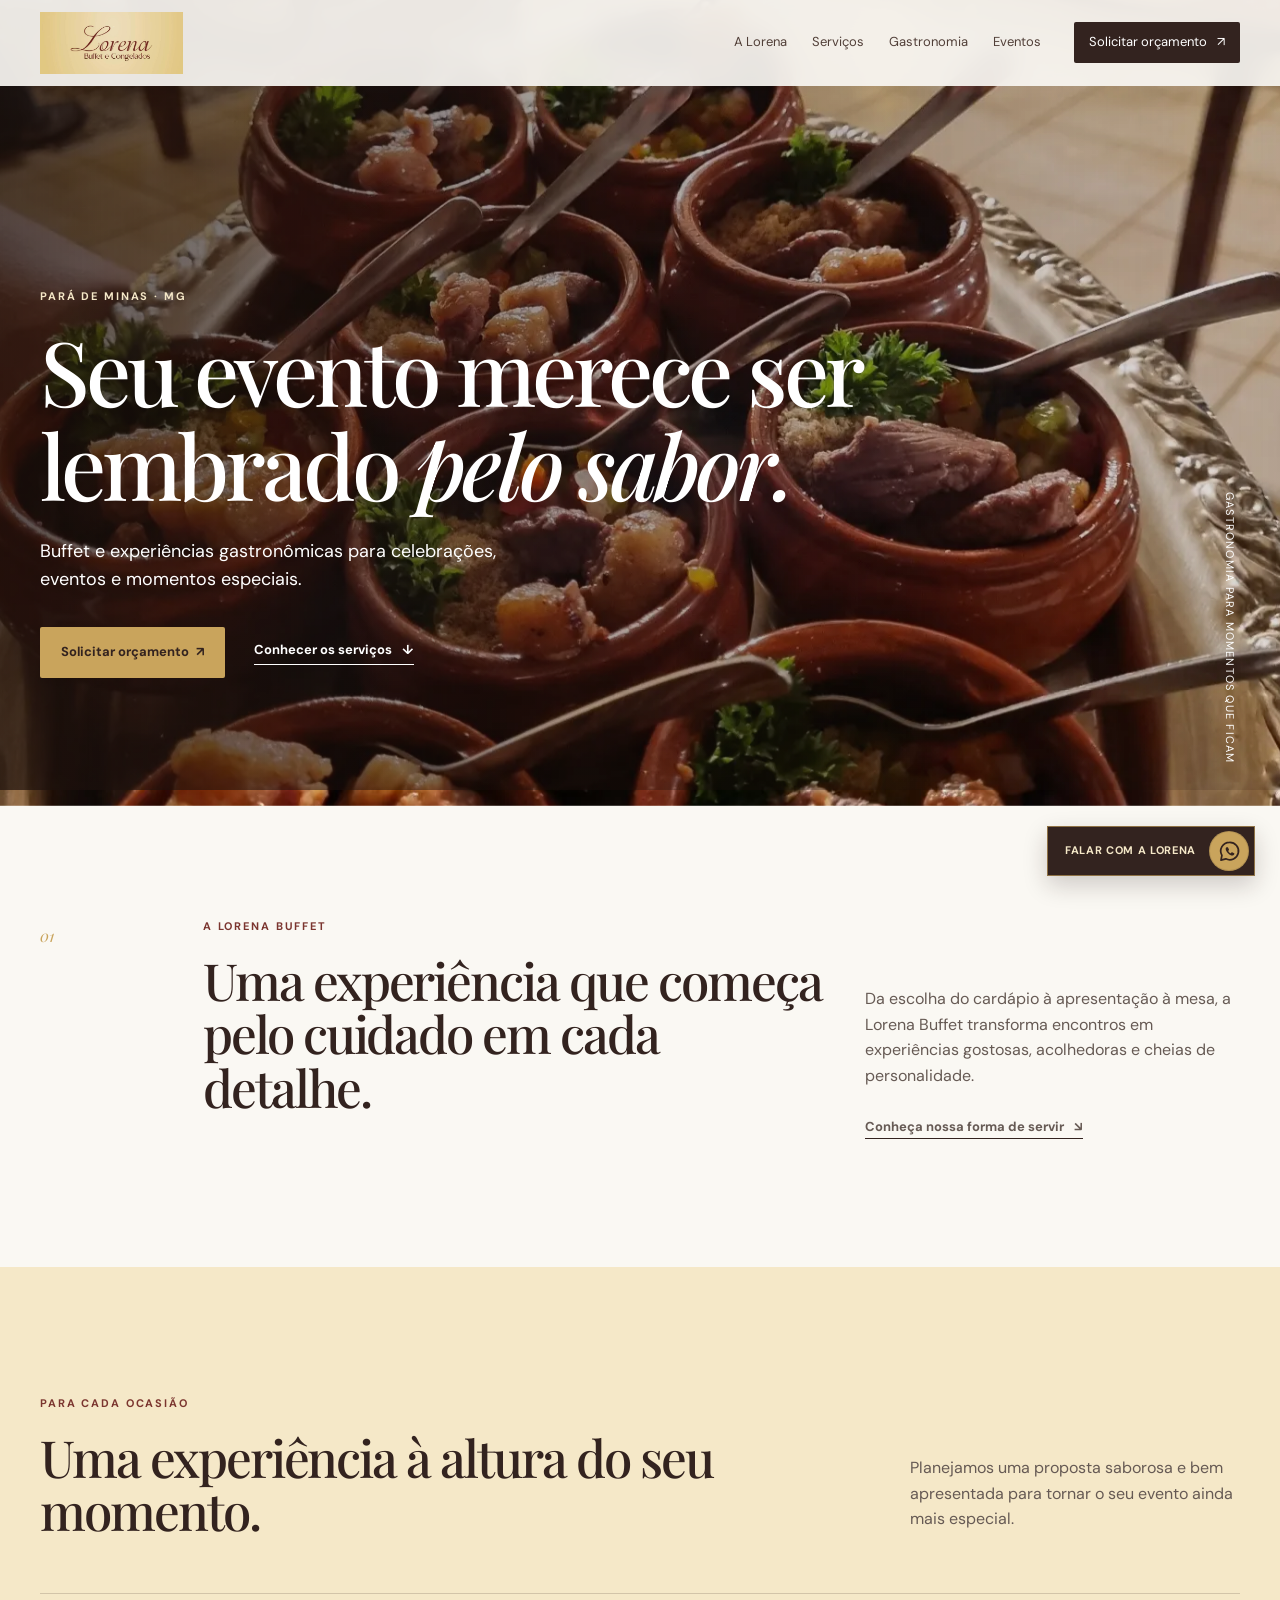
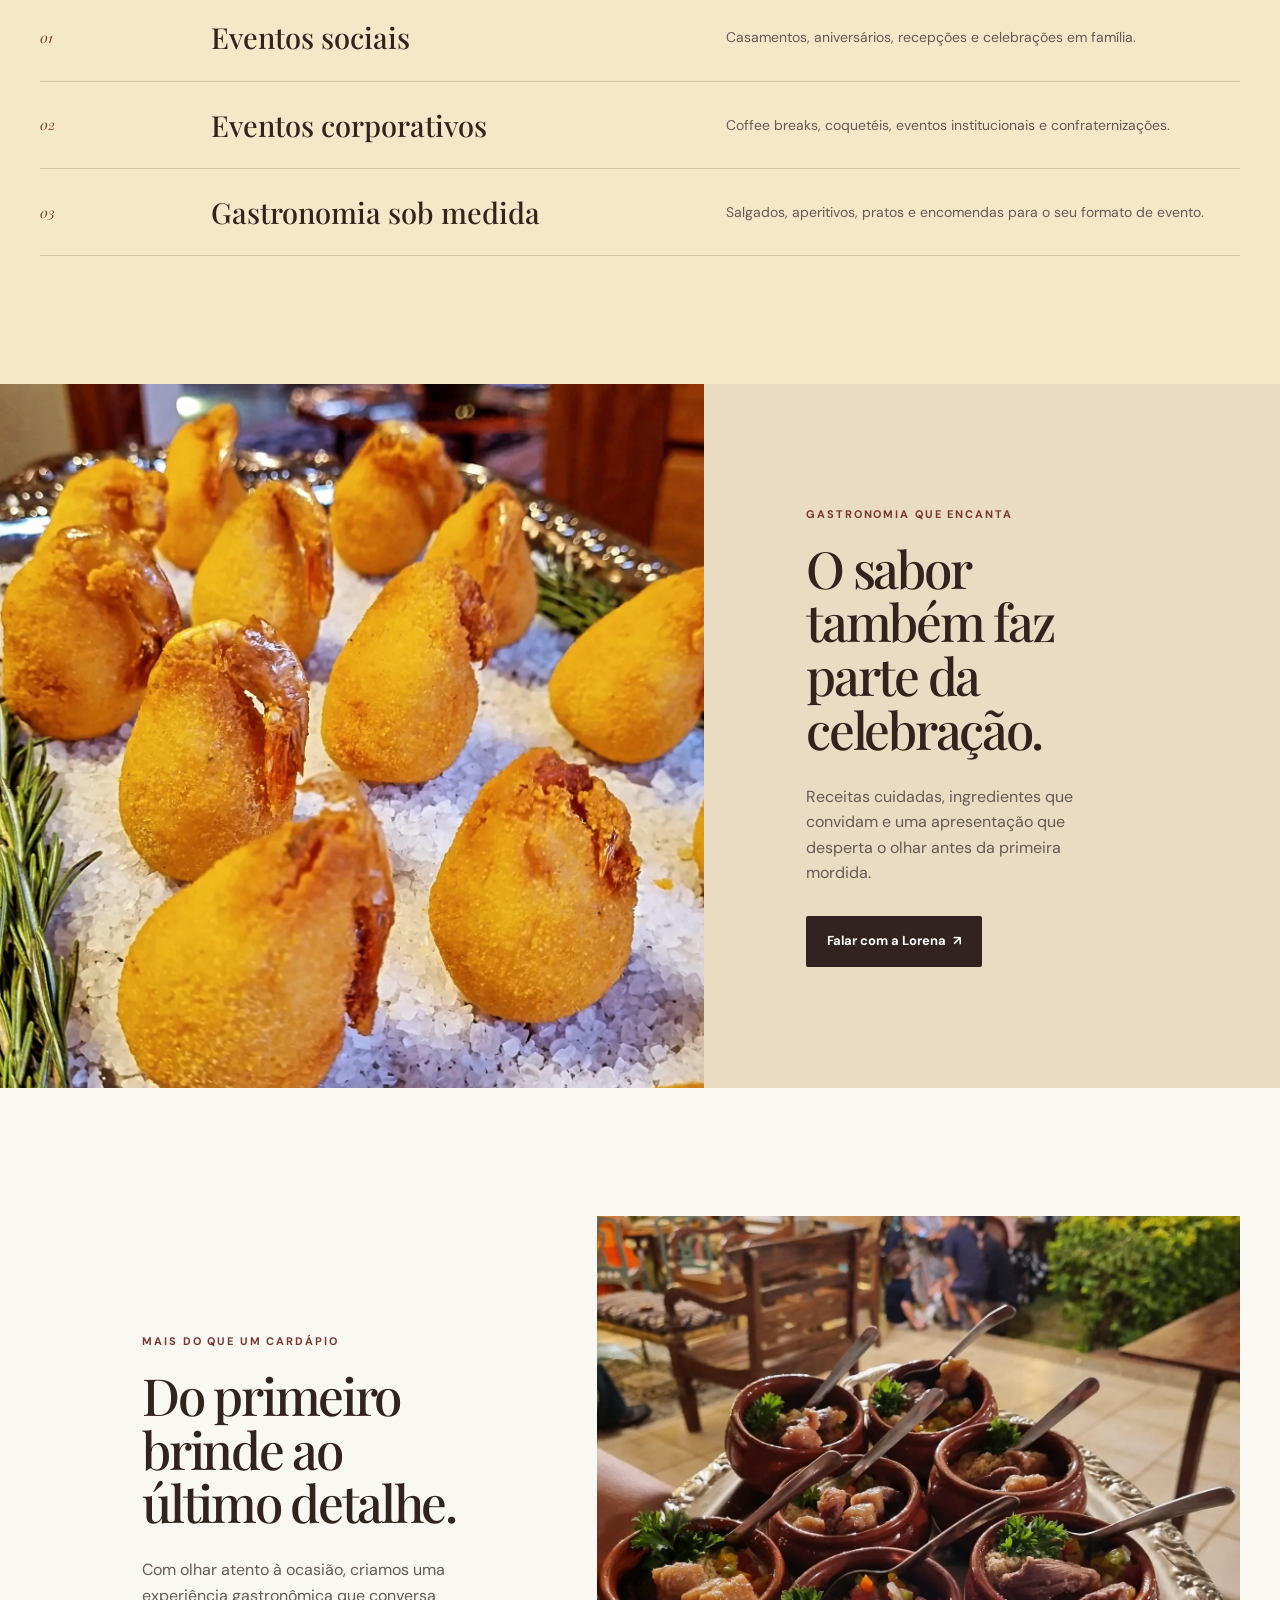
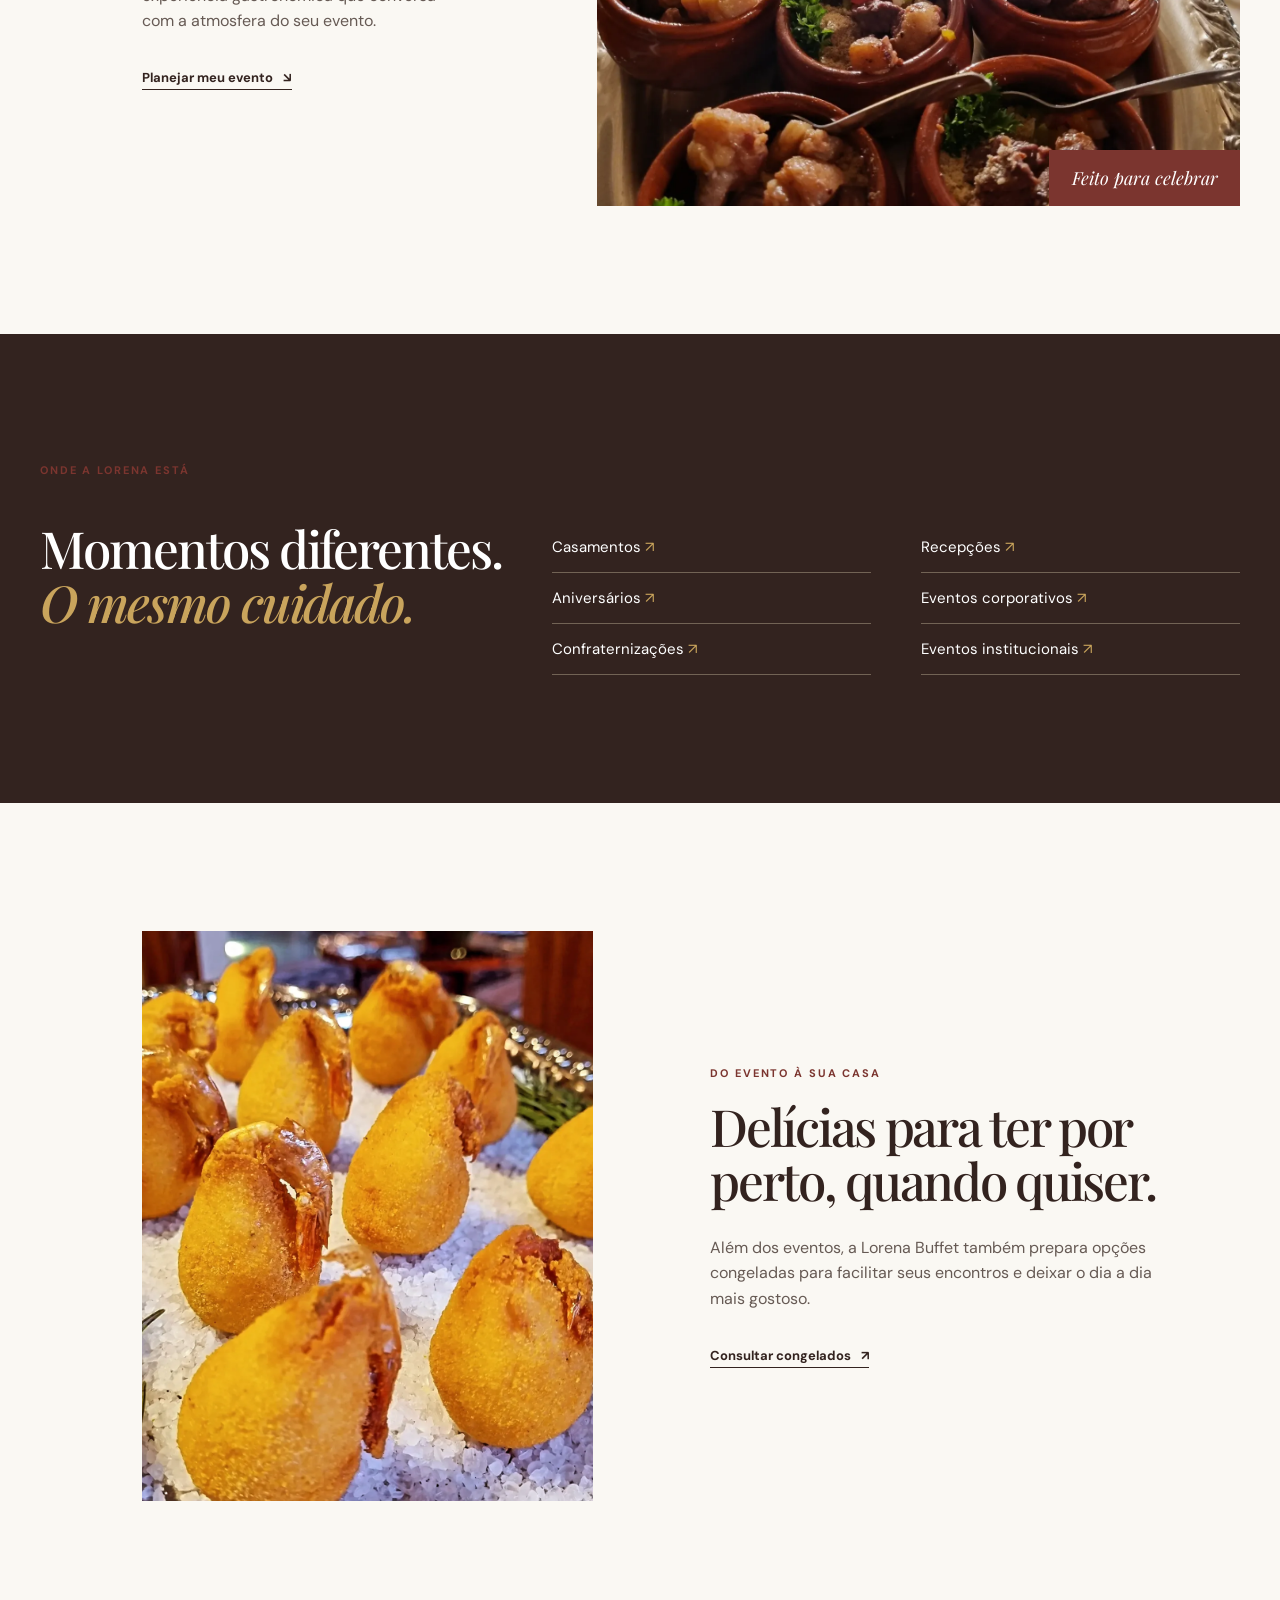
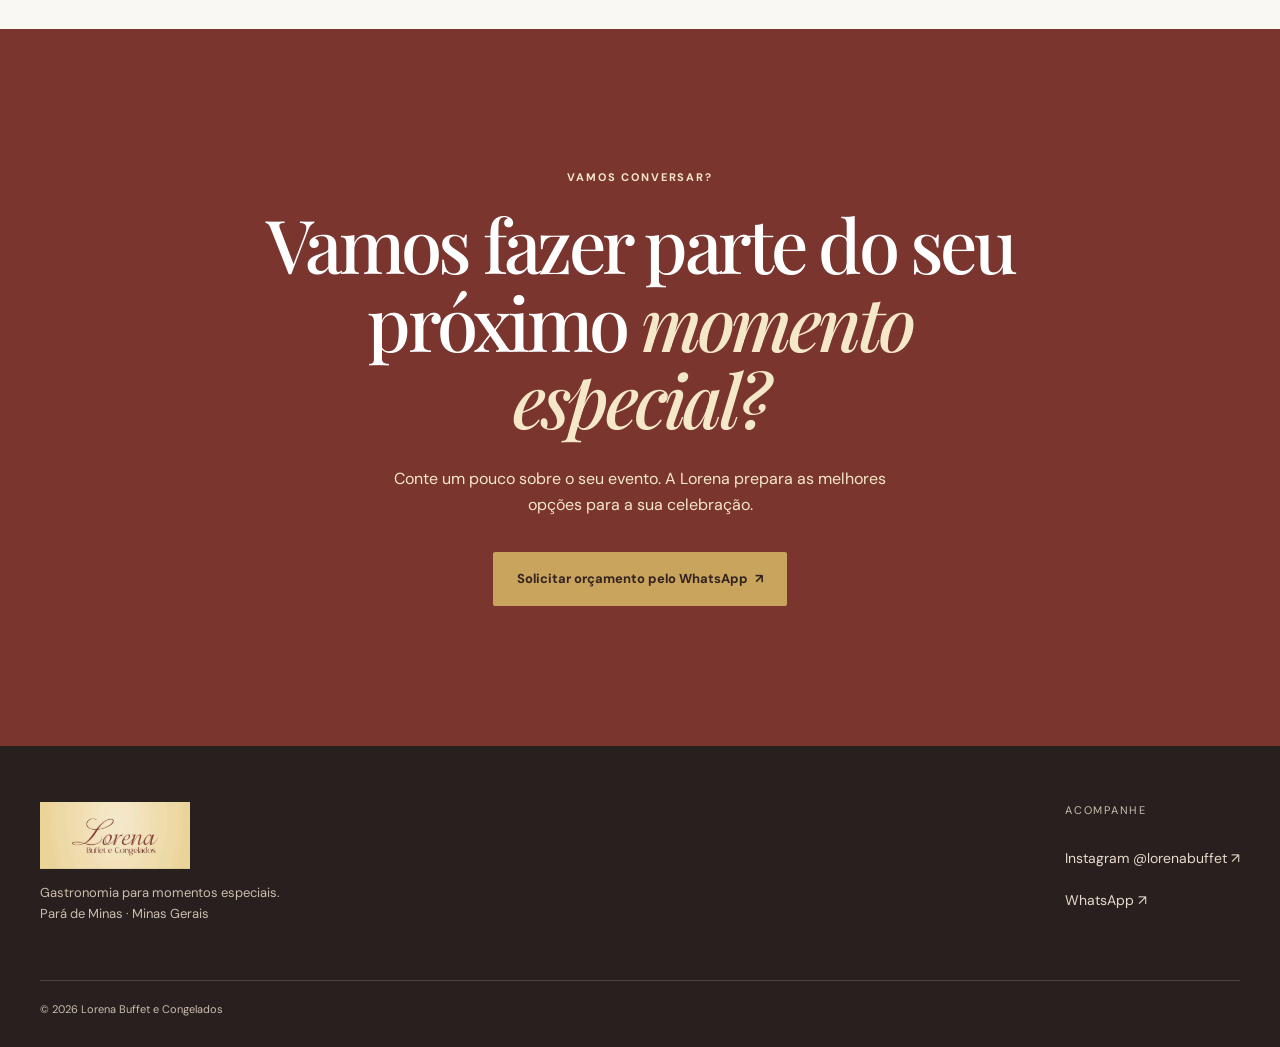
<file: index.html>
<!doctype html>
<html lang="pt-BR">
  <head>
    <meta charset="UTF-8" />
    <meta name="viewport" content="width=device-width, initial-scale=1.0" />
    <meta name="description" content="Lorena Buffet: sabores que fazem parte de momentos especiais em Pará de Minas e região." />
    <meta name="theme-color" content="#33231f" />
    <meta property="og:title" content="Lorena Buffet e Congelados" />
    <meta property="og:description" content="Seu evento merece ser lembrado pelo sabor." />
    <meta property="og:image" content="FeijoadaBuffetLorena.webp" />
    <title>Lorena Buffet e Congelados | Pará de Minas</title>
    <link rel="icon" type="image/jpeg" href="LogoBuffetLorena.jpg" />
    <link rel="apple-touch-icon" href="LogoBuffetLorena.jpg" />
    <link rel="preconnect" href="https://fonts.googleapis.com" />
    <link rel="preconnect" href="https://fonts.gstatic.com" crossorigin />
    <link href="https://fonts.googleapis.com/css2?family=DM+Sans:wght@400;500;600;700&family=Playfair+Display:ital,wght@0,500;0,600;0,700;1,500;1,600&display=swap" rel="stylesheet" />
    <link rel="stylesheet" href="styles.css" />
  </head>
  <body>
    <div class="scroll-progress" aria-hidden="true"><span data-scroll-progress></span></div>
    <a class="skip-link" href="#conteudo">Ir para o conteúdo</a>
    <header class="site-header" data-header>
      <a class="brand" href="#inicio" aria-label="Lorena Buffet, início">
        <img src="LogoBuffetLorena.jpg" alt="Lorena Buffet e Congelados" />
      </a>
      <button class="menu-toggle" type="button" aria-label="Abrir menu" aria-expanded="false" data-menu-toggle><span></span><span></span></button>
      <nav class="nav" data-nav aria-label="Principal">
        <a href="#sobre">A Lorena</a><a href="#servicos">Serviços</a><a href="#gastronomia">Gastronomia</a><a href="#eventos">Eventos</a>
        <a class="nav-cta" href="https://wa.me/?text=Olá%2C%20gostaria%20de%20solicitar%20um%20orçamento%20para%20meu%20evento." target="_blank" rel="noreferrer">Solicitar orçamento <span>↗</span></a>
      </nav>
    </header>

    <main id="conteudo">
      <section class="hero" id="inicio" aria-labelledby="hero-title">
        <div class="hero-image"><img src="FeijoadaBuffetLorena.webp" alt="Porções de feijoada servidas pela Lorena Buffet em um evento" /></div>
        <div class="hero-overlay"></div>
        <div class="hero-content page-width">
          <p class="eyebrow light">Pará de Minas · MG</p>
          <h1 id="hero-title">Seu evento merece ser lembrado <em>pelo sabor.</em></h1>
          <p class="hero-copy">Buffet e experiências gastronômicas para celebrações, eventos e momentos especiais.</p>
          <div class="hero-actions">
            <a class="button button-gold" href="https://wa.me/?text=Olá%2C%20gostaria%20de%20solicitar%20um%20orçamento%20para%20meu%20evento." target="_blank" rel="noreferrer">Solicitar orçamento <span>↗</span></a>
            <a class="text-link light-link" href="#servicos">Conhecer os serviços <span>↓</span></a>
          </div>
        </div>
        <p class="hero-credit">Gastronomia para momentos que ficam</p>
      </section>

      <section class="intro section page-width reveal-section" id="sobre">
        <div class="section-mark" aria-hidden="true">01</div>
        <div class="intro-main">
          <p class="eyebrow">A Lorena Buffet</p>
          <h2>Uma experiência que começa pelo cuidado em cada detalhe.</h2>
        </div>
        <div class="intro-copy">
          <p>Da escolha do cardápio à apresentação à mesa, a Lorena Buffet transforma encontros em experiências gostosas, acolhedoras e cheias de personalidade.</p>
          <a class="text-link" href="#contato">Conheça nossa forma de servir <span>↘</span></a>
        </div>
      </section>

      <section class="services section reveal-section" id="servicos">
        <div class="page-width">
          <div class="section-head"><div><p class="eyebrow">Para cada ocasião</p><h2>Uma experiência à altura do seu momento.</h2></div><p>Planejamos uma proposta saborosa e bem apresentada para tornar o seu evento ainda mais especial.</p></div>
          <div class="service-list">
            <article><span>01</span><h3>Eventos sociais</h3><p>Casamentos, aniversários, recepções e celebrações em família.</p></article>
            <article><span>02</span><h3>Eventos corporativos</h3><p>Coffee breaks, coquetéis, eventos institucionais e confraternizações.</p></article>
            <article><span>03</span><h3>Gastronomia sob medida</h3><p>Salgados, aperitivos, pratos e encomendas para o seu formato de evento.</p></article>
          </div>
        </div>
      </section>

      <section class="food-feature section reveal-section" id="gastronomia">
        <div class="food-photo"><img src="CoxinhaDeCamarãoBuffetLorena.webp" alt="Coxinhas de camarão preparadas pela Lorena Buffet" loading="lazy" /></div>
        <div class="food-copy">
          <p class="eyebrow">Gastronomia que encanta</p>
          <h2>O sabor também faz parte da celebração.</h2>
          <p>Receitas cuidadas, ingredientes que convidam e uma apresentação que desperta o olhar antes da primeira mordida.</p>
          <a class="button button-dark" href="https://wa.me/?text=Olá%2C%20gostaria%20de%20conhecer%20as%20opções%20de%20gastronomia%20para%20meu%20evento." target="_blank" rel="noreferrer">Falar com a Lorena <span>↗</span></a>
        </div>
      </section>

      <section class="event-section section page-width reveal-section" id="eventos">
        <div class="event-copy"><p class="eyebrow">Mais do que um cardápio</p><h2>Do primeiro brinde ao último detalhe.</h2><p>Com olhar atento à ocasião, criamos uma experiência gastronômica que conversa com a atmosfera do seu evento.</p><a class="text-link" href="#contato">Planejar meu evento <span>↘</span></a></div>
        <div class="event-image"><img src="FeijoadaBuffetLorena.webp" alt="Mesa de evento com porções especiais da Lorena Buffet" loading="lazy" /><div class="image-note"><span>Feito para celebrar</span></div></div>
      </section>

      <section class="occasions section reveal-section">
        <div class="page-width">
          <p class="eyebrow">Onde a Lorena está</p>
          <div class="occasion-grid">
            <h2>Momentos diferentes.<br /><em>O mesmo cuidado.</em></h2>
            <ul><li><a href="casamentos.html">Casamentos <span>↗</span></a></li><li><a href="aniversarios.html">Aniversários <span>↗</span></a></li><li><a href="confraternizacoes.html">Confraternizações <span>↗</span></a></li></ul>
            <ul><li><a href="recepcoes.html">Recepções <span>↗</span></a></li><li><a href="eventos-corporativos.html">Eventos corporativos <span>↗</span></a></li><li><a href="eventos-institucionais.html">Eventos institucionais <span>↗</span></a></li></ul>
          </div>
        </div>
      </section>

      <section class="frozen section page-width reveal-section" id="congelados">
        <div class="frozen-photo"><img src="CoxinhaDeCamarãoBuffetLorena.webp" alt="Salgado especial da Lorena Buffet" loading="lazy" /></div>
        <div class="frozen-copy"><p class="eyebrow">Do evento à sua casa</p><h2>Delícias para ter por perto, quando quiser.</h2><p>Além dos eventos, a Lorena Buffet também prepara opções congeladas para facilitar seus encontros e deixar o dia a dia mais gostoso.</p><a class="text-link" href="https://wa.me/?text=Olá%2C%20gostaria%20de%20conhecer%20as%20opções%20de%20congelados." target="_blank" rel="noreferrer">Consultar congelados <span>↗</span></a></div>
      </section>

      <section class="contact reveal-section" id="contato">
        <div class="contact-inner page-width"><p class="eyebrow light">Vamos conversar?</p><h2>Vamos fazer parte do seu próximo <em>momento especial?</em></h2><p>Conte um pouco sobre o seu evento. A Lorena prepara as melhores opções para a sua celebração.</p><a class="button button-gold" href="https://wa.me/?text=Olá%2C%20gostaria%20de%20solicitar%20um%20orçamento%20para%20meu%20evento." target="_blank" rel="noreferrer">Solicitar orçamento pelo WhatsApp <span>↗</span></a></div>
      </section>
    </main>

    <footer><div class="page-width footer-grid"><div><img class="footer-logo" src="LogoBuffetLorena.jpg" alt="Lorena Buffet e Congelados" /><p>Gastronomia para momentos especiais.<br />Pará de Minas · Minas Gerais</p></div><div><p class="footer-label">Acompanhe</p><a href="https://www.instagram.com/lorenabuffet/" target="_blank" rel="noreferrer">Instagram @lorenabuffet <span>↗</span></a><a href="https://wa.me/?text=Olá%2C%20gostaria%20de%20falar%20com%20a%20Lorena%20Buffet." target="_blank" rel="noreferrer">WhatsApp <span>↗</span></a></div><p class="copyright">© <span data-year></span> Lorena Buffet e Congelados</p></div></footer>
    <a class="whatsapp-float" href="https://wa.me/?text=Olá%2C%20gostaria%20de%20solicitar%20um%20orçamento." target="_blank" rel="noreferrer" aria-label="Falar com a Lorena Buffet pelo WhatsApp"><span class="whatsapp-label">Falar com a Lorena</span><span class="whatsapp-icon"><svg viewBox="0 0 32 32" aria-hidden="true"><path d="M16 4.2a11.2 11.2 0 0 0-9.7 16.8L5.1 27l6.2-1.6A11.2 11.2 0 1 0 16 4.2Z" fill="none" stroke="currentColor" stroke-width="2.2" stroke-linejoin="round"/><path d="M12.2 10.8c.2-.4.5-.4.8-.4h.6c.2 0 .4.1.5.4l1.2 2.6c.1.3.1.5 0 .7l-.8 1c-.2.2-.2.4 0 .6.6 1.1 1.5 2 2.6 2.6.2.1.4.1.6-.1l1-1.1c.2-.2.4-.2.7-.1l2.5 1.2c.3.1.4.3.4.5 0 .9-.5 1.8-1.3 2.2-.6.3-1.5.4-2.7.1-1.5-.4-3.5-1.7-5.1-3.7-1.3-1.6-2.1-3.3-2.1-4.8 0-.9.3-1.5.8-2.1Z" fill="currentColor"/></svg></span></a>
    <script src="script.js"></script>
  </body>
</html>
</file>
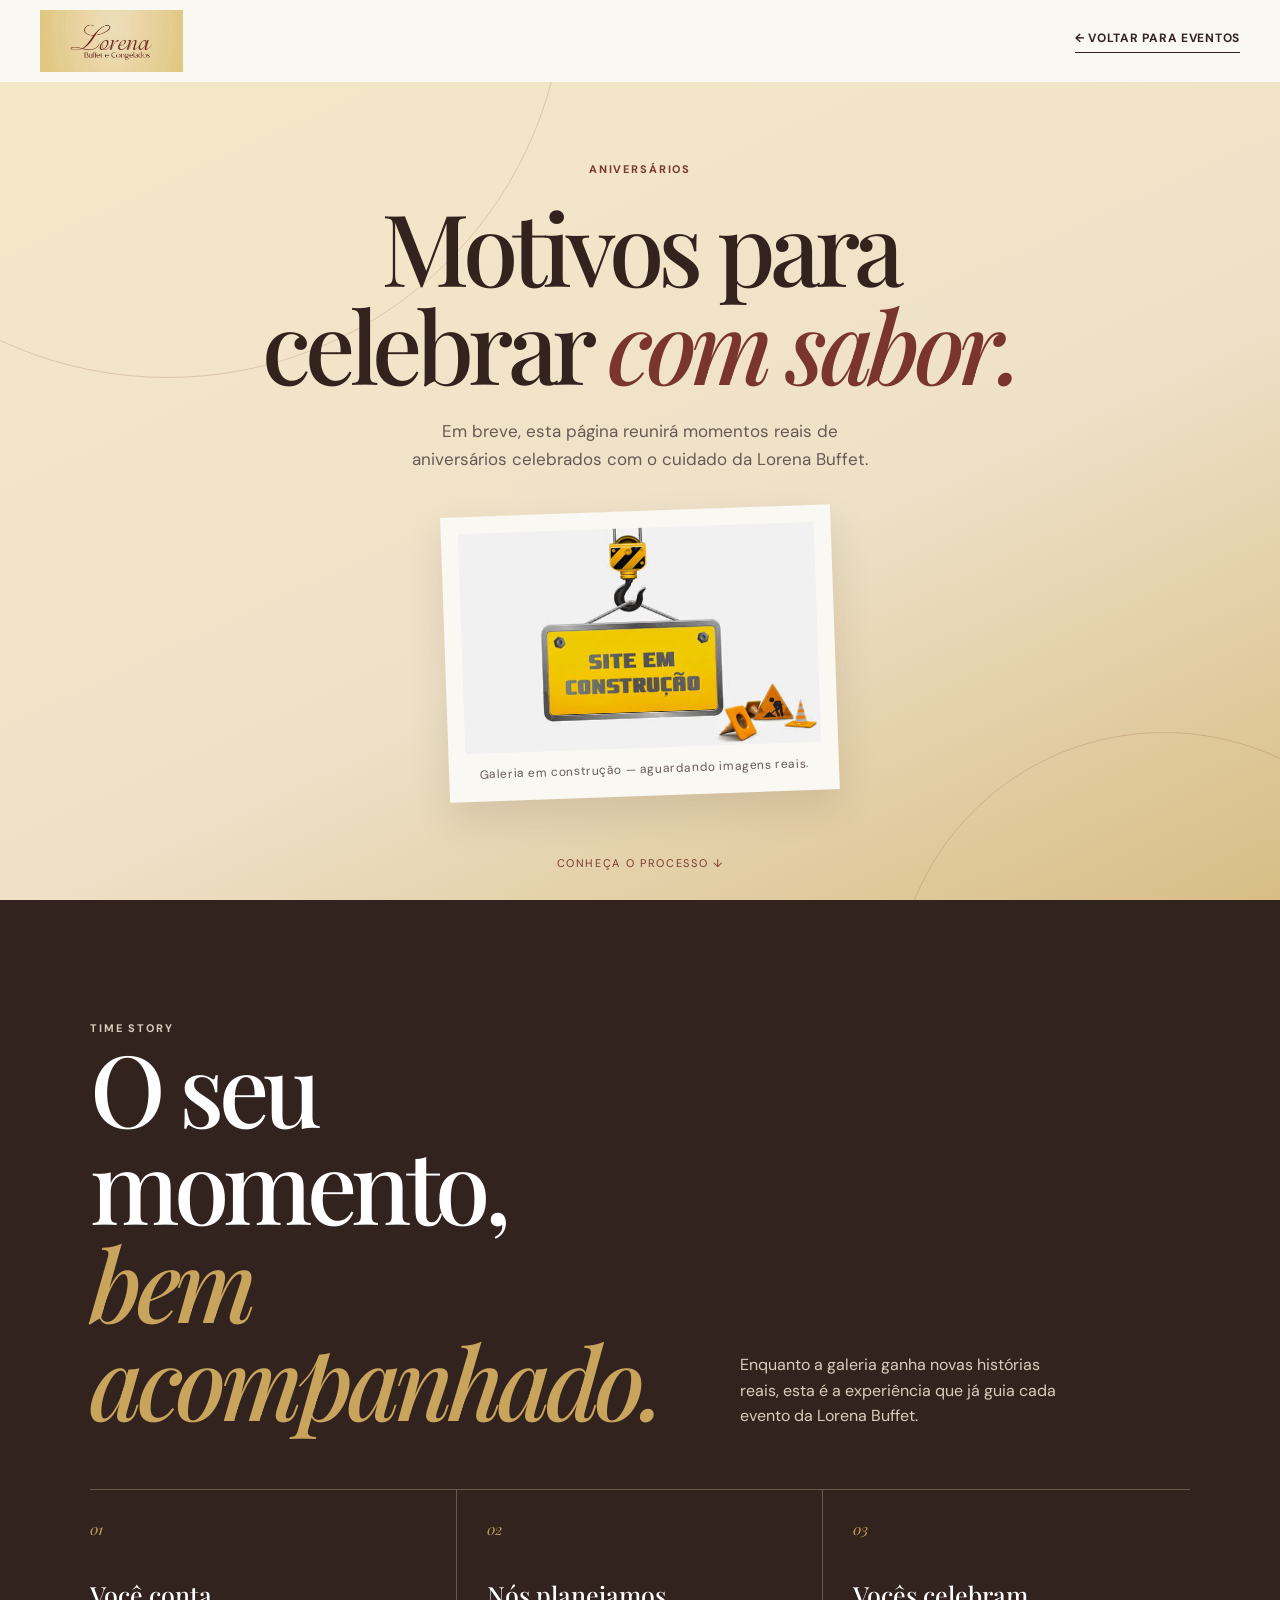
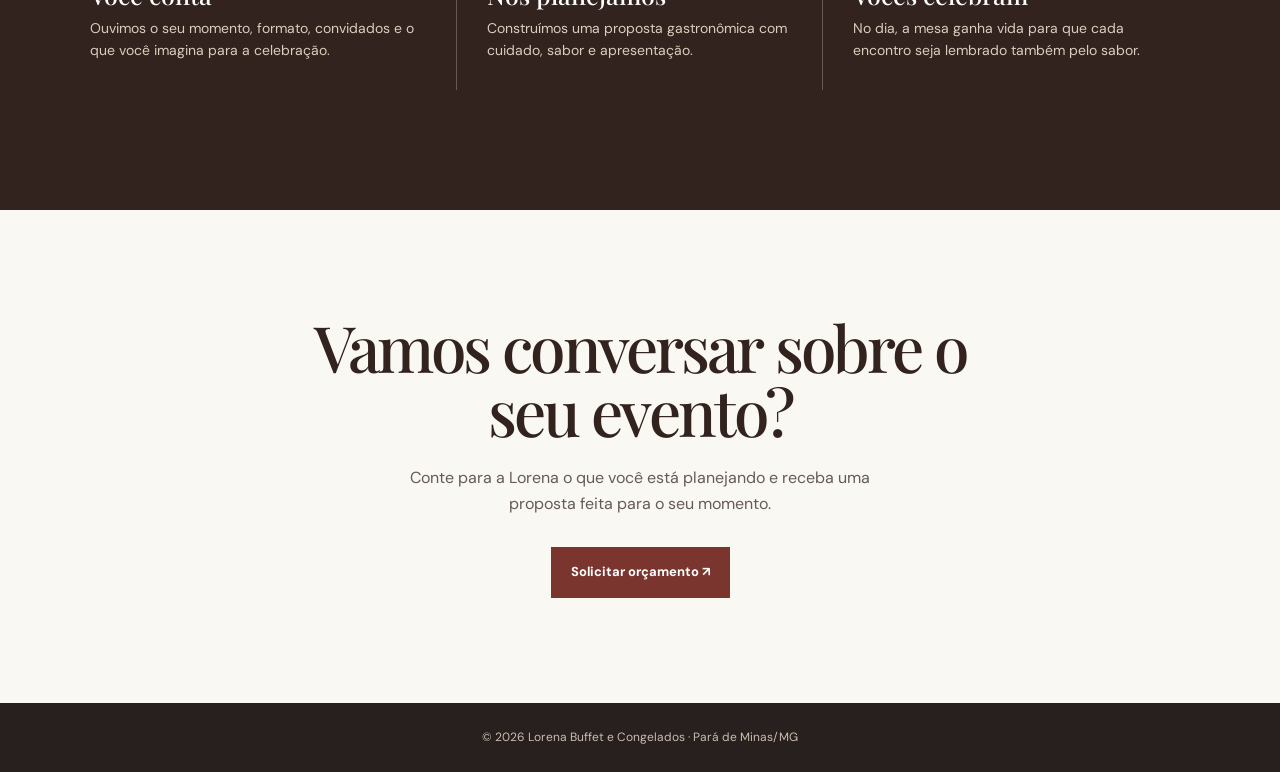
<file: aniversarios.html>
<!doctype html><html lang="pt-BR"><head><meta charset="UTF-8"/><meta name="viewport" content="width=device-width,initial-scale=1.0"/><meta name="description" content="Aniversários com a Lorena Buffet."/><title>Aniversários | Lorena Buffet</title><link rel="icon" type="image/jpeg" href="LogoBuffetLorena.jpg"/><link rel="preconnect" href="https://fonts.googleapis.com"/><link rel="preconnect" href="https://fonts.gstatic.com" crossorigin/><link href="https://fonts.googleapis.com/css2?family=DM+Sans:wght@400;500;700&family=Playfair+Display:ital,wght@0,500;0,600;1,500&display=swap" rel="stylesheet"/><link rel="stylesheet" href="eventos.css"/></head><body data-event="aniversarios"><header class="site-header"><a class="brand" href="index.html"><img src="LogoBuffetLorena.jpg" alt="Lorena Buffet e Congelados"/></a><a class="back-link" href="index.html#eventos">← Voltar para eventos</a></header><main><section class="event-hero"><div class="hero-inner"><p class="eyebrow" data-event-title></p><h1 data-event-line></h1><p data-event-description></p><figure class="construction-card"><img src="site-em-construcao.png" alt="Placa site em construção"/><figcaption>Galeria em construção — aguardando imagens reais.</figcaption></figure></div><a class="scroll-hint" href="#time-story">Conheça o processo ↓</a></section><section class="timeline" id="time-story"><div class="timeline-header"><div><p class="eyebrow">Time story</p><h2>O seu momento,<br/><em>bem acompanhado.</em></h2></div><p>Enquanto a galeria ganha novas histórias reais, esta é a experiência que já guia cada evento da Lorena Buffet.</p></div><div class="story-list"><article class="story"><span>01</span><h3>Você conta</h3><p>Ouvimos o seu momento, formato, convidados e o que você imagina para a celebração.</p></article><article class="story"><span>02</span><h3>Nós planejamos</h3><p>Construímos uma proposta gastronômica com cuidado, sabor e apresentação.</p></article><article class="story"><span>03</span><h3>Vocês celebram</h3><p>No dia, a mesa ganha vida para que cada encontro seja lembrado também pelo sabor.</p></article></div></section><section class="event-cta"><h2>Vamos conversar sobre o seu evento?</h2><p>Conte para a Lorena o que você está planejando e receba uma proposta feita para o seu momento.</p><a class="button" href="https://wa.me/?text=Olá%2C%20gostaria%20de%20solicitar%20um%20orçamento%20para%20meu%20evento." target="_blank" rel="noreferrer">Solicitar orçamento ↗</a></section></main><footer>© <span data-year></span> Lorena Buffet e Congelados · Pará de Minas/MG</footer><script src="eventos.js"></script><script>document.querySelector('[data-year]').textContent=new Date().getFullYear()</script></body></html>
</file>
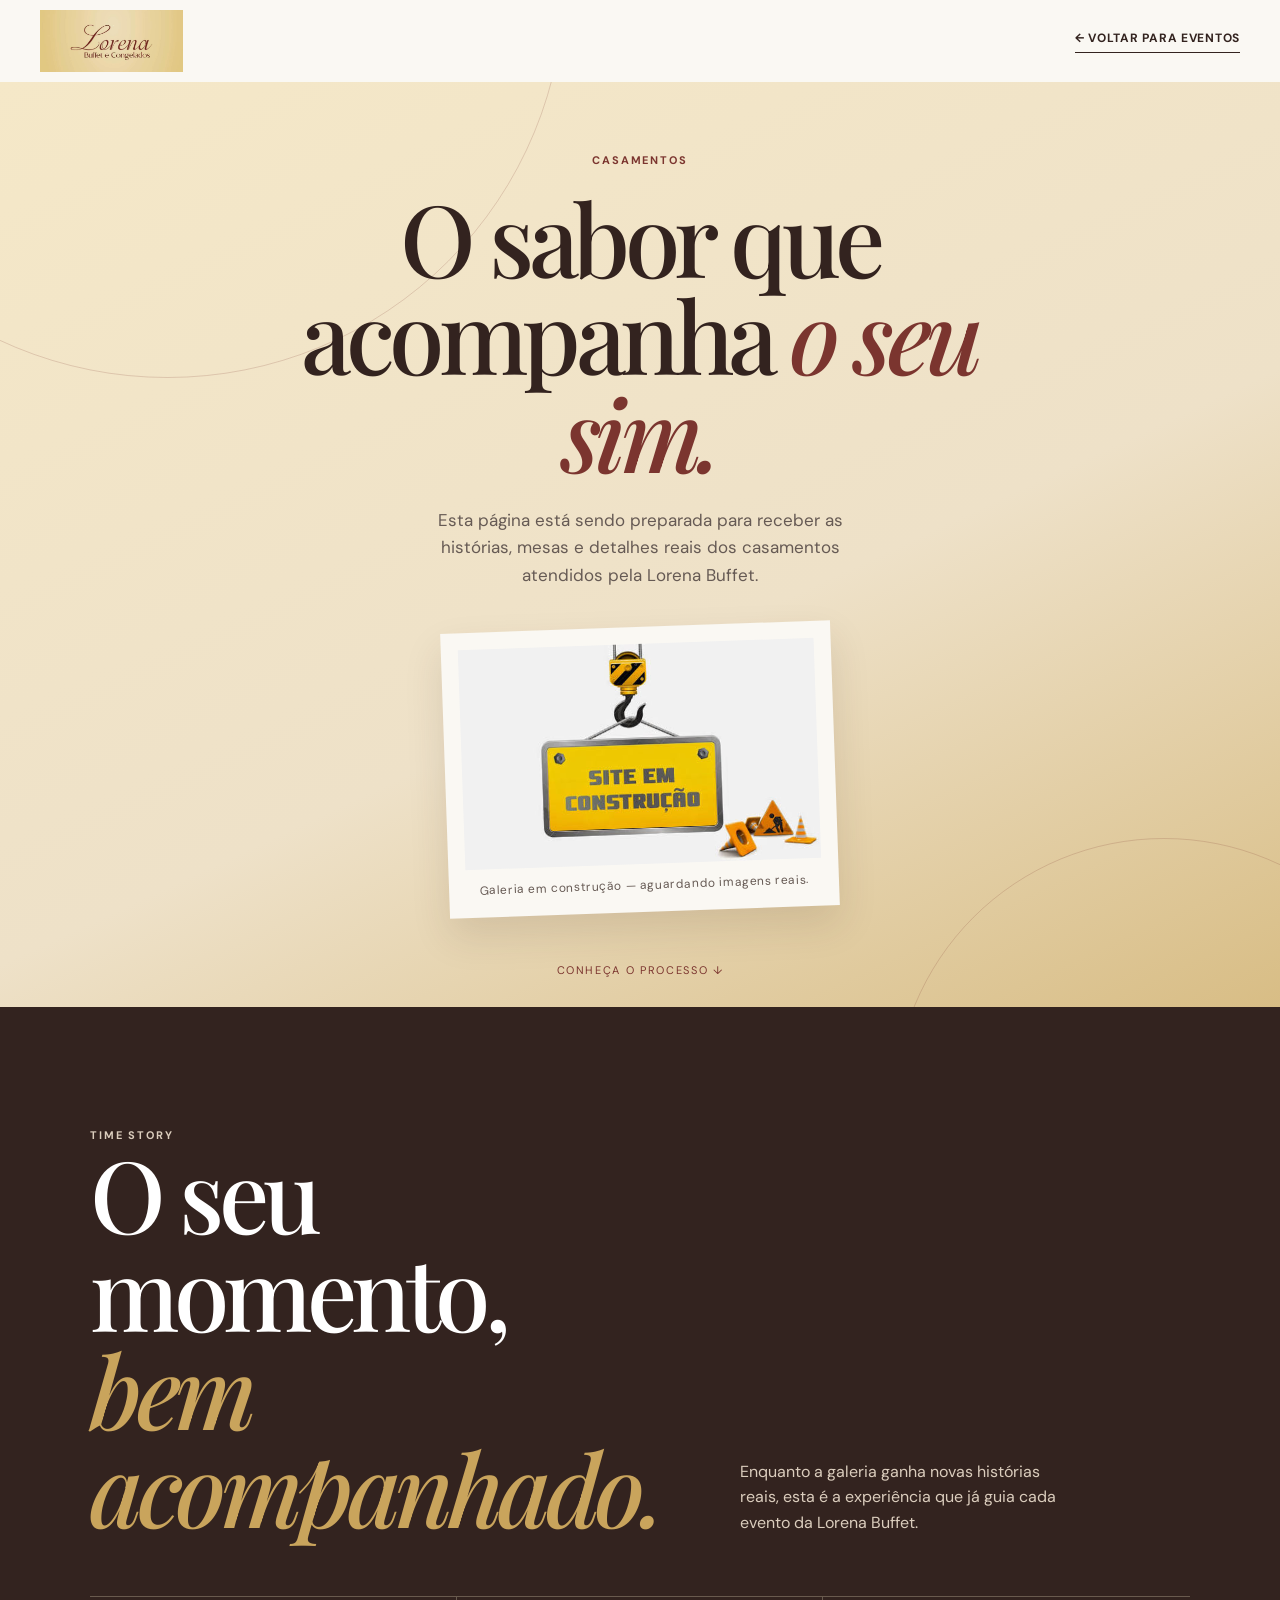
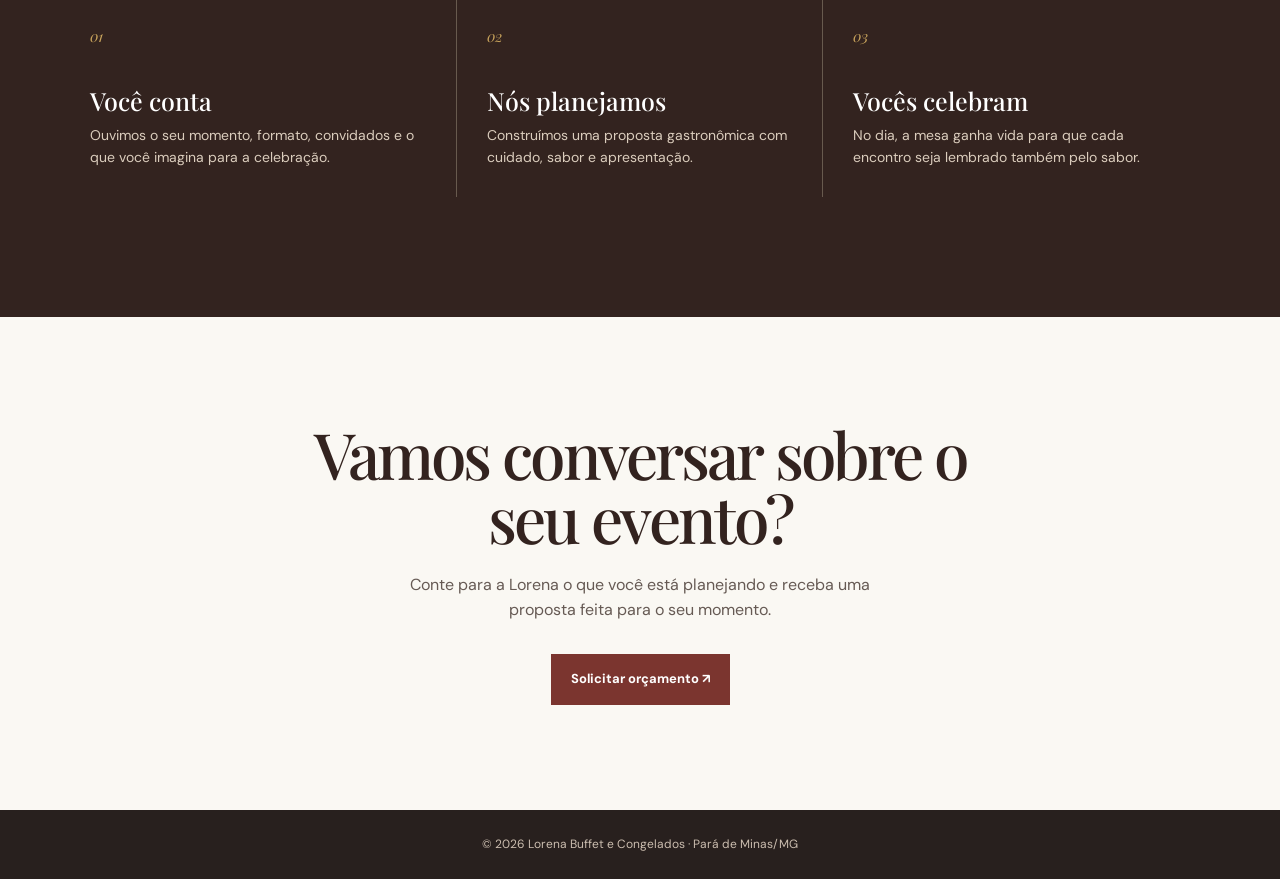
<file: casamentos.html>
<!doctype html><html lang="pt-BR"><head><meta charset="UTF-8"/><meta name="viewport" content="width=device-width,initial-scale=1.0"/><meta name="description" content="Casamentos com a Lorena Buffet."/><title>Casamentos | Lorena Buffet</title><link rel="icon" type="image/jpeg" href="LogoBuffetLorena.jpg"/><link rel="preconnect" href="https://fonts.googleapis.com"/><link rel="preconnect" href="https://fonts.gstatic.com" crossorigin/><link href="https://fonts.googleapis.com/css2?family=DM+Sans:wght@400;500;700&family=Playfair+Display:ital,wght@0,500;0,600;1,500&display=swap" rel="stylesheet"/><link rel="stylesheet" href="eventos.css"/></head><body data-event="casamentos"><header class="site-header"><a class="brand" href="index.html"><img src="LogoBuffetLorena.jpg" alt="Lorena Buffet e Congelados"/></a><a class="back-link" href="index.html#eventos">← Voltar para eventos</a></header><main><section class="event-hero"><div class="hero-inner"><p class="eyebrow" data-event-title></p><h1 data-event-line></h1><p data-event-description></p><figure class="construction-card"><img src="site-em-construcao.png" alt="Placa site em construção"/><figcaption>Galeria em construção — aguardando imagens reais.</figcaption></figure></div><a class="scroll-hint" href="#time-story">Conheça o processo ↓</a></section><section class="timeline" id="time-story"><div class="timeline-header"><div><p class="eyebrow">Time story</p><h2>O seu momento,<br/><em>bem acompanhado.</em></h2></div><p>Enquanto a galeria ganha novas histórias reais, esta é a experiência que já guia cada evento da Lorena Buffet.</p></div><div class="story-list"><article class="story"><span>01</span><h3>Você conta</h3><p>Ouvimos o seu momento, formato, convidados e o que você imagina para a celebração.</p></article><article class="story"><span>02</span><h3>Nós planejamos</h3><p>Construímos uma proposta gastronômica com cuidado, sabor e apresentação.</p></article><article class="story"><span>03</span><h3>Vocês celebram</h3><p>No dia, a mesa ganha vida para que cada encontro seja lembrado também pelo sabor.</p></article></div></section><section class="event-cta"><h2>Vamos conversar sobre o seu evento?</h2><p>Conte para a Lorena o que você está planejando e receba uma proposta feita para o seu momento.</p><a class="button" href="https://wa.me/?text=Olá%2C%20gostaria%20de%20solicitar%20um%20orçamento%20para%20meu%20evento." target="_blank" rel="noreferrer">Solicitar orçamento ↗</a></section></main><footer>© <span data-year></span> Lorena Buffet e Congelados · Pará de Minas/MG</footer><script src="eventos.js"></script><script>document.querySelector('[data-year]').textContent=new Date().getFullYear()</script></body></html>
</file>
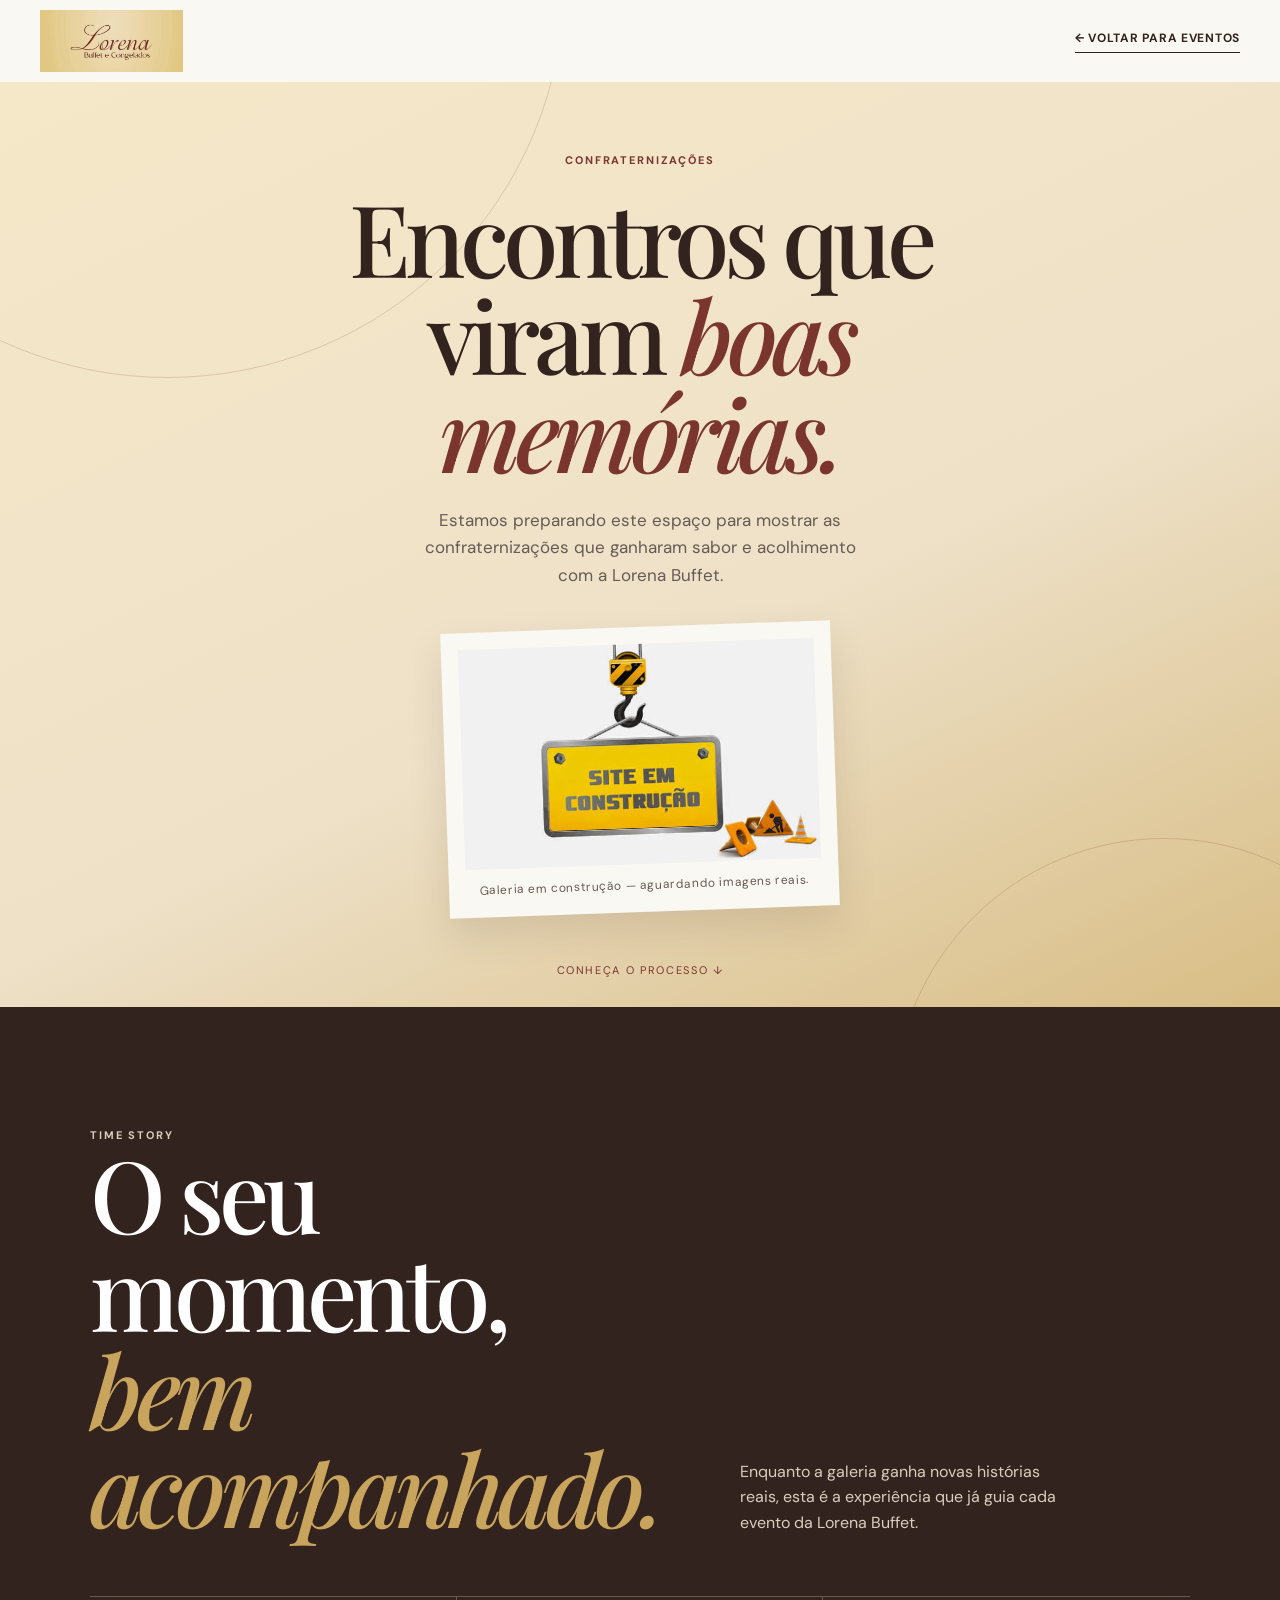
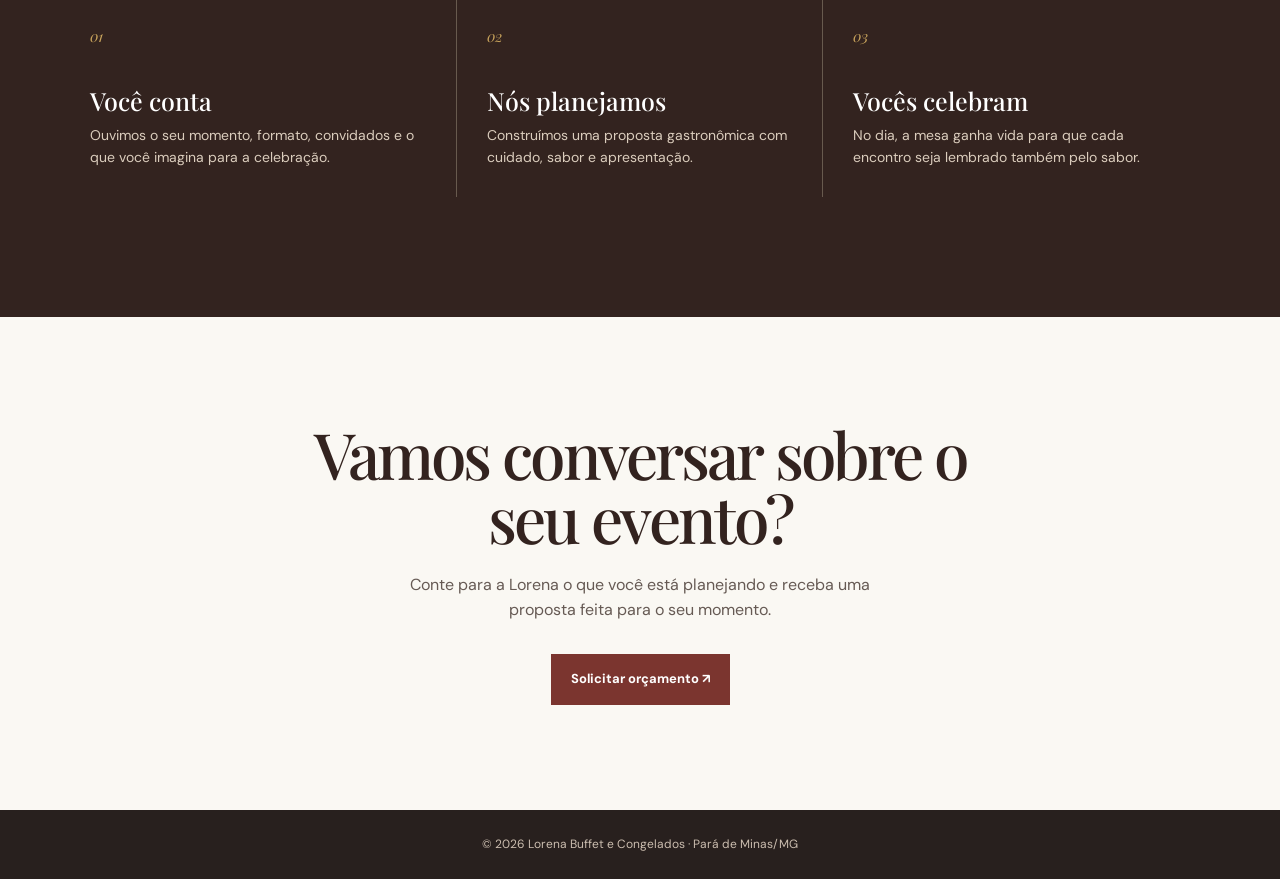
<file: confraternizacoes.html>
<!doctype html><html lang="pt-BR"><head><meta charset="UTF-8"/><meta name="viewport" content="width=device-width,initial-scale=1.0"/><meta name="description" content="Confraternizações com a Lorena Buffet."/><title>Confraternizações | Lorena Buffet</title><link rel="icon" type="image/jpeg" href="LogoBuffetLorena.jpg"/><link rel="preconnect" href="https://fonts.googleapis.com"/><link rel="preconnect" href="https://fonts.gstatic.com" crossorigin/><link href="https://fonts.googleapis.com/css2?family=DM+Sans:wght@400;500;700&family=Playfair+Display:ital,wght@0,500;0,600;1,500&display=swap" rel="stylesheet"/><link rel="stylesheet" href="eventos.css"/></head><body data-event="confraternizacoes"><header class="site-header"><a class="brand" href="index.html"><img src="LogoBuffetLorena.jpg" alt="Lorena Buffet e Congelados"/></a><a class="back-link" href="index.html#eventos">← Voltar para eventos</a></header><main><section class="event-hero"><div class="hero-inner"><p class="eyebrow" data-event-title></p><h1 data-event-line></h1><p data-event-description></p><figure class="construction-card"><img src="site-em-construcao.png" alt="Placa site em construção"/><figcaption>Galeria em construção — aguardando imagens reais.</figcaption></figure></div><a class="scroll-hint" href="#time-story">Conheça o processo ↓</a></section><section class="timeline" id="time-story"><div class="timeline-header"><div><p class="eyebrow">Time story</p><h2>O seu momento,<br/><em>bem acompanhado.</em></h2></div><p>Enquanto a galeria ganha novas histórias reais, esta é a experiência que já guia cada evento da Lorena Buffet.</p></div><div class="story-list"><article class="story"><span>01</span><h3>Você conta</h3><p>Ouvimos o seu momento, formato, convidados e o que você imagina para a celebração.</p></article><article class="story"><span>02</span><h3>Nós planejamos</h3><p>Construímos uma proposta gastronômica com cuidado, sabor e apresentação.</p></article><article class="story"><span>03</span><h3>Vocês celebram</h3><p>No dia, a mesa ganha vida para que cada encontro seja lembrado também pelo sabor.</p></article></div></section><section class="event-cta"><h2>Vamos conversar sobre o seu evento?</h2><p>Conte para a Lorena o que você está planejando e receba uma proposta feita para o seu momento.</p><a class="button" href="https://wa.me/?text=Olá%2C%20gostaria%20de%20solicitar%20um%20orçamento%20para%20meu%20evento." target="_blank" rel="noreferrer">Solicitar orçamento ↗</a></section></main><footer>© <span data-year></span> Lorena Buffet e Congelados · Pará de Minas/MG</footer><script src="eventos.js"></script><script>document.querySelector('[data-year]').textContent=new Date().getFullYear()</script></body></html>
</file>
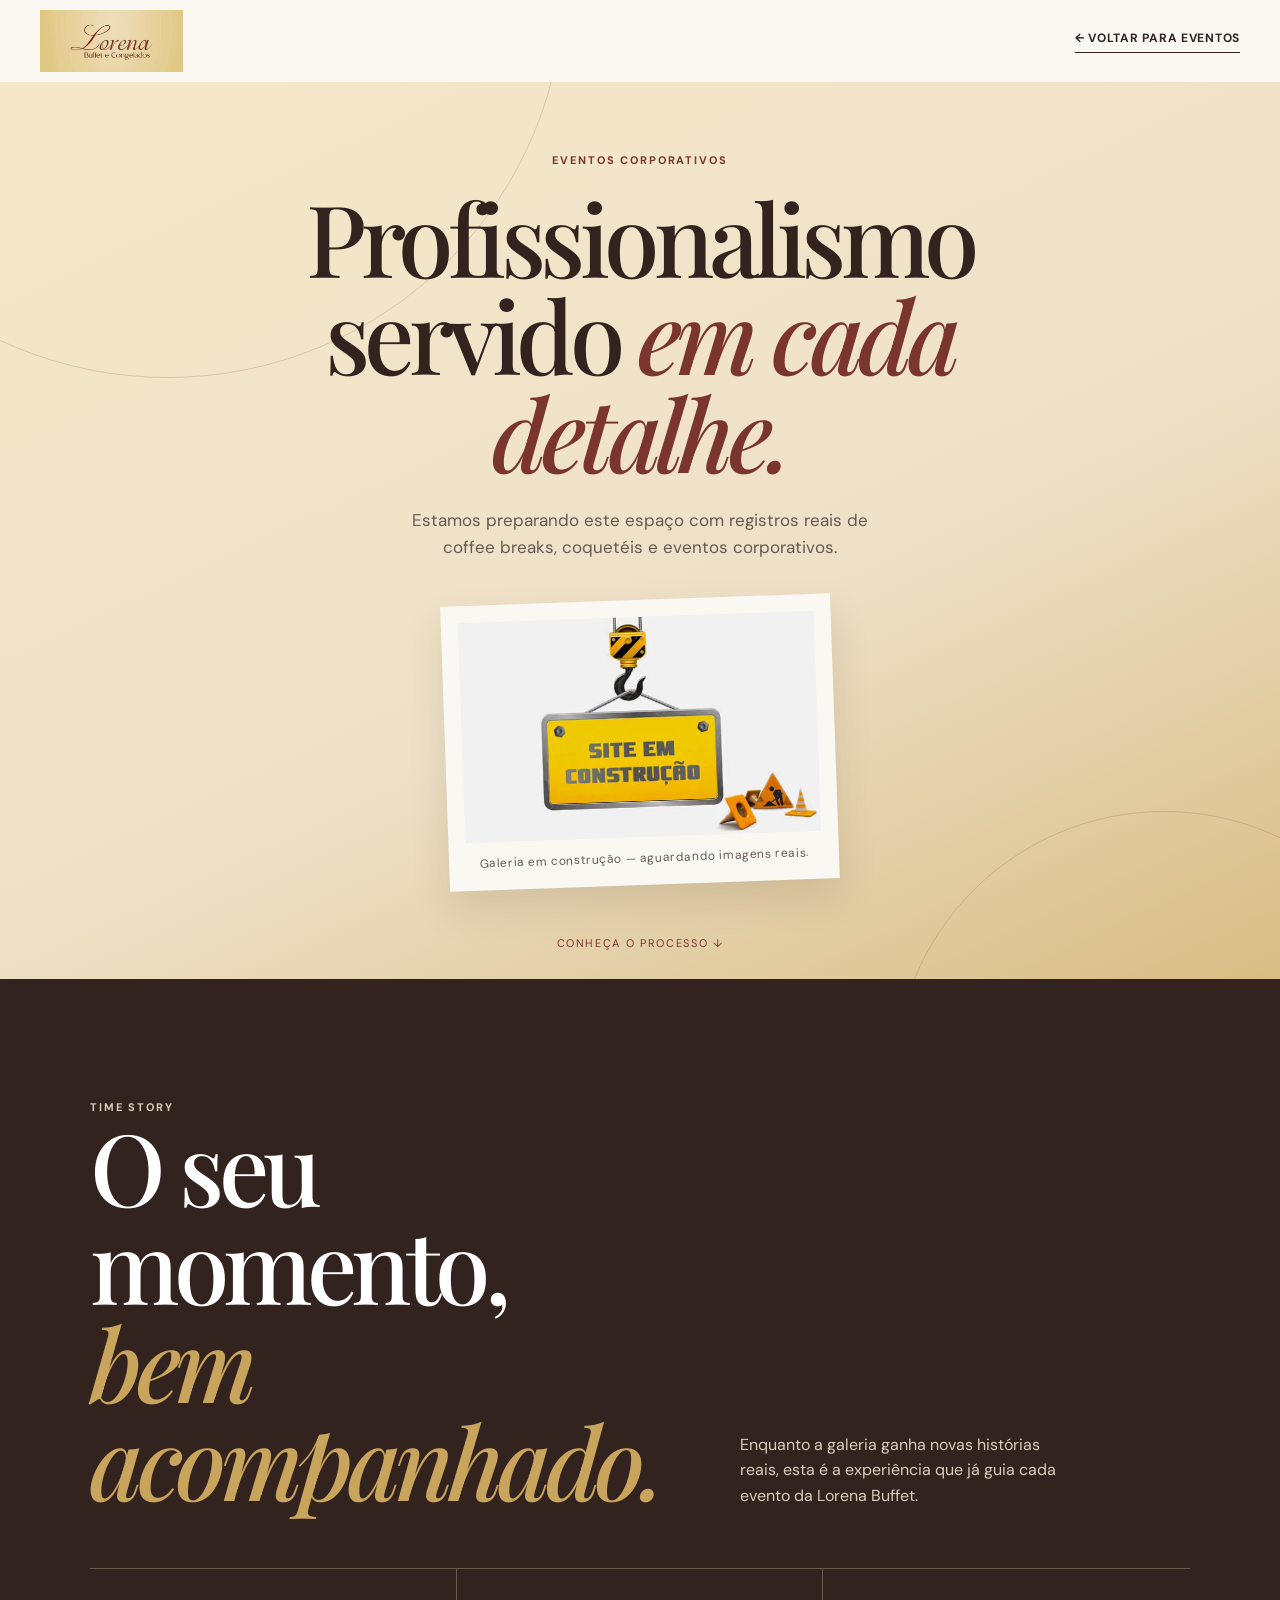
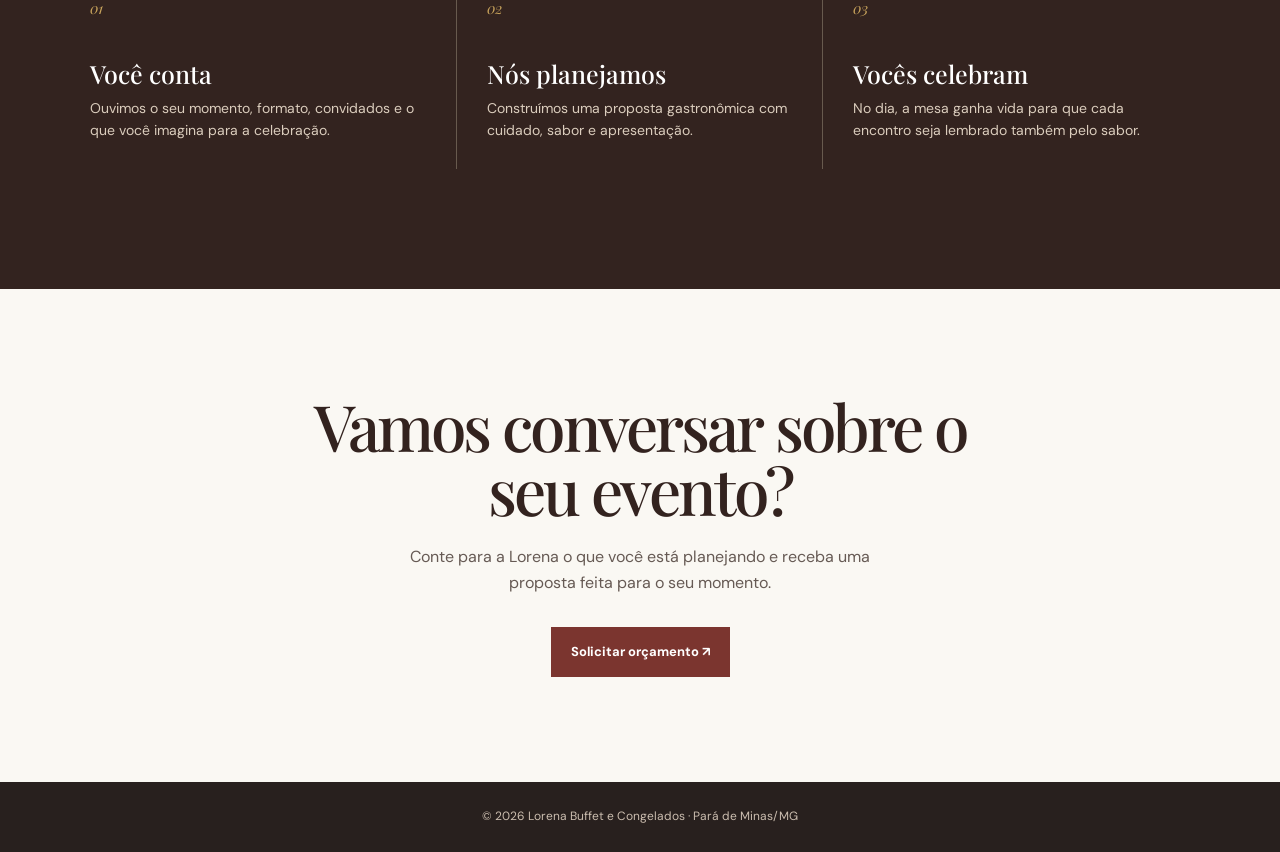
<file: eventos-corporativos.html>
<!doctype html><html lang="pt-BR"><head><meta charset="UTF-8"/><meta name="viewport" content="width=device-width,initial-scale=1.0"/><meta name="description" content="Eventos corporativos com a Lorena Buffet."/><title>Eventos corporativos | Lorena Buffet</title><link rel="icon" type="image/jpeg" href="LogoBuffetLorena.jpg"/><link rel="preconnect" href="https://fonts.googleapis.com"/><link rel="preconnect" href="https://fonts.gstatic.com" crossorigin/><link href="https://fonts.googleapis.com/css2?family=DM+Sans:wght@400;500;700&family=Playfair+Display:ital,wght@0,500;0,600;1,500&display=swap" rel="stylesheet"/><link rel="stylesheet" href="eventos.css"/></head><body data-event="corporativos"><header class="site-header"><a class="brand" href="index.html"><img src="LogoBuffetLorena.jpg" alt="Lorena Buffet e Congelados"/></a><a class="back-link" href="index.html#eventos">← Voltar para eventos</a></header><main><section class="event-hero"><div class="hero-inner"><p class="eyebrow" data-event-title></p><h1 data-event-line></h1><p data-event-description></p><figure class="construction-card"><img src="site-em-construcao.png" alt="Placa site em construção"/><figcaption>Galeria em construção — aguardando imagens reais.</figcaption></figure></div><a class="scroll-hint" href="#time-story">Conheça o processo ↓</a></section><section class="timeline" id="time-story"><div class="timeline-header"><div><p class="eyebrow">Time story</p><h2>O seu momento,<br/><em>bem acompanhado.</em></h2></div><p>Enquanto a galeria ganha novas histórias reais, esta é a experiência que já guia cada evento da Lorena Buffet.</p></div><div class="story-list"><article class="story"><span>01</span><h3>Você conta</h3><p>Ouvimos o seu momento, formato, convidados e o que você imagina para a celebração.</p></article><article class="story"><span>02</span><h3>Nós planejamos</h3><p>Construímos uma proposta gastronômica com cuidado, sabor e apresentação.</p></article><article class="story"><span>03</span><h3>Vocês celebram</h3><p>No dia, a mesa ganha vida para que cada encontro seja lembrado também pelo sabor.</p></article></div></section><section class="event-cta"><h2>Vamos conversar sobre o seu evento?</h2><p>Conte para a Lorena o que você está planejando e receba uma proposta feita para o seu momento.</p><a class="button" href="https://wa.me/?text=Olá%2C%20gostaria%20de%20solicitar%20um%20orçamento%20para%20meu%20evento." target="_blank" rel="noreferrer">Solicitar orçamento ↗</a></section></main><footer>© <span data-year></span> Lorena Buffet e Congelados · Pará de Minas/MG</footer><script src="eventos.js"></script><script>document.querySelector('[data-year]').textContent=new Date().getFullYear()</script></body></html>
</file>
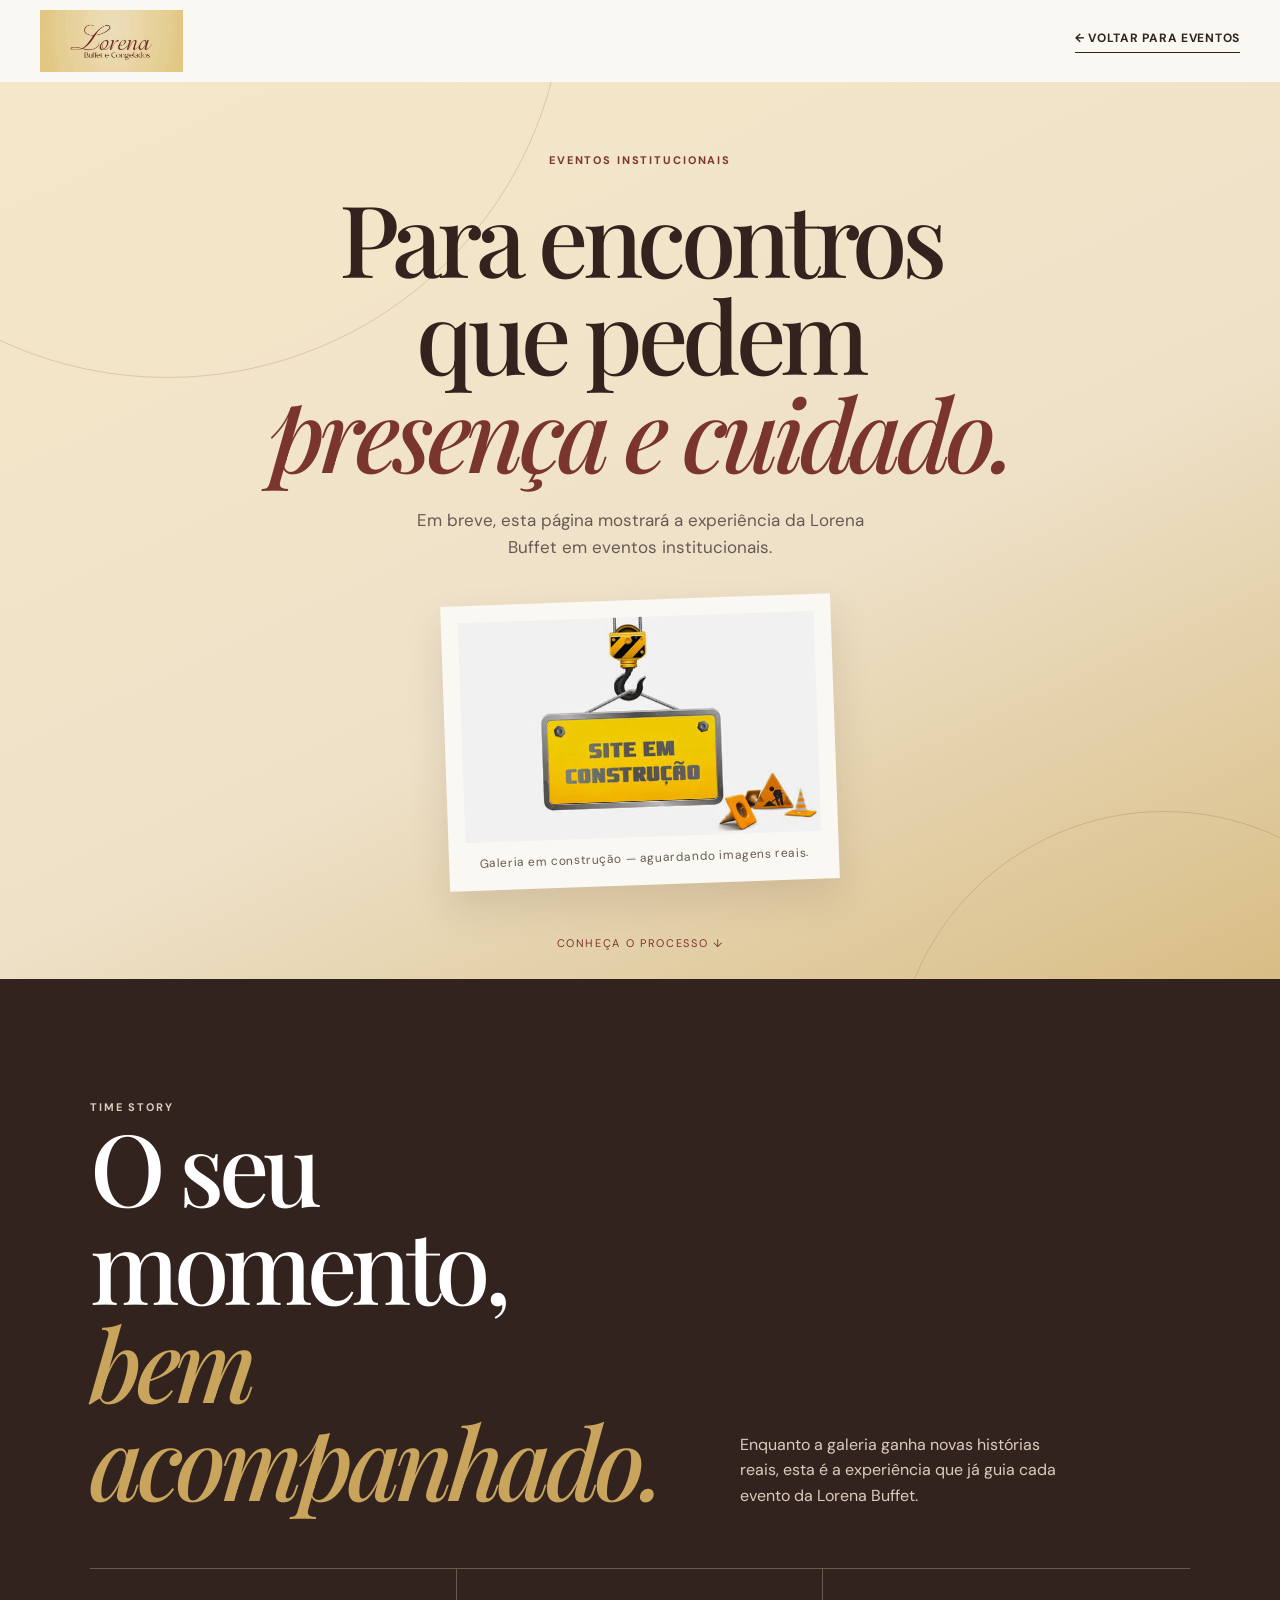
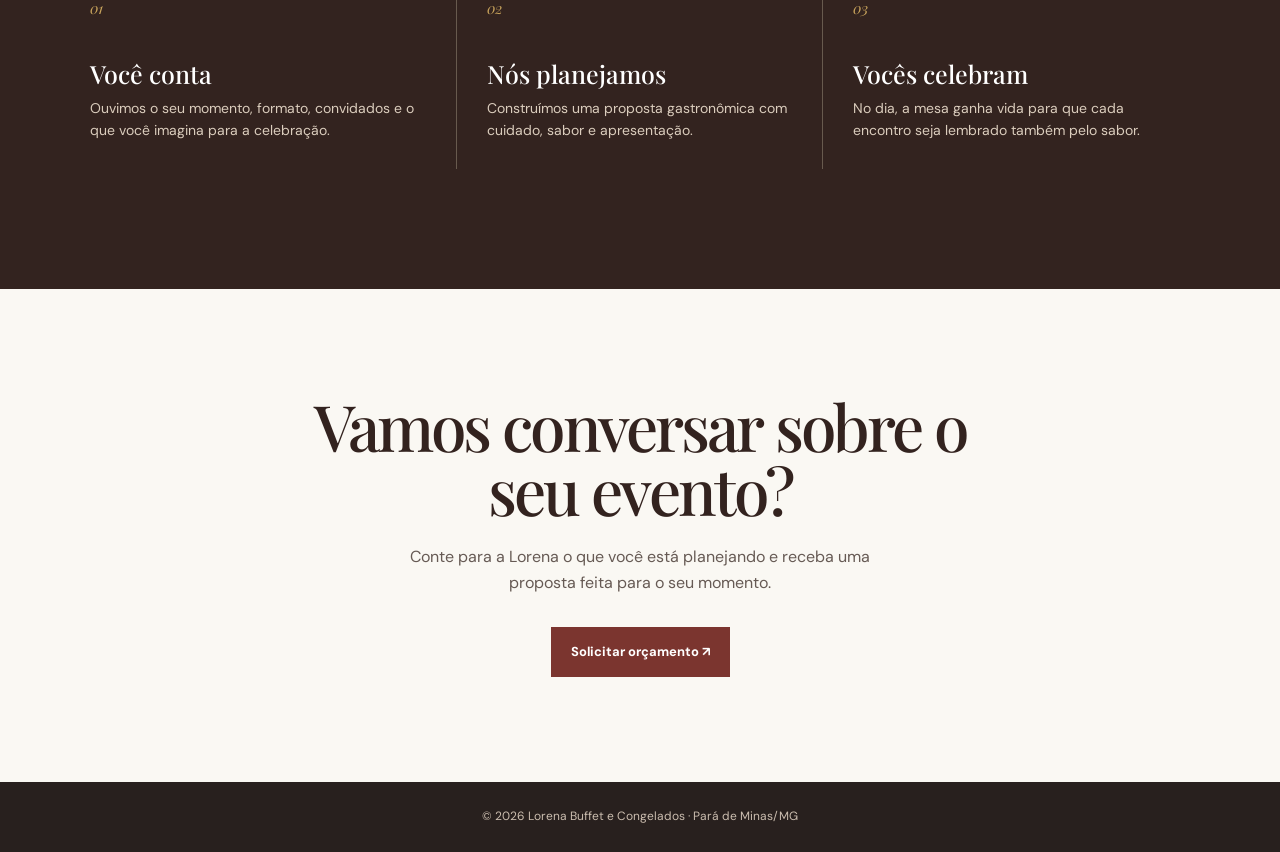
<file: eventos-institucionais.html>
<!doctype html><html lang="pt-BR"><head><meta charset="UTF-8"/><meta name="viewport" content="width=device-width,initial-scale=1.0"/><meta name="description" content="Eventos institucionais com a Lorena Buffet."/><title>Eventos institucionais | Lorena Buffet</title><link rel="icon" type="image/jpeg" href="LogoBuffetLorena.jpg"/><link rel="preconnect" href="https://fonts.googleapis.com"/><link rel="preconnect" href="https://fonts.gstatic.com" crossorigin/><link href="https://fonts.googleapis.com/css2?family=DM+Sans:wght@400;500;700&family=Playfair+Display:ital,wght@0,500;0,600;1,500&display=swap" rel="stylesheet"/><link rel="stylesheet" href="eventos.css"/></head><body data-event="institucionais"><header class="site-header"><a class="brand" href="index.html"><img src="LogoBuffetLorena.jpg" alt="Lorena Buffet e Congelados"/></a><a class="back-link" href="index.html#eventos">← Voltar para eventos</a></header><main><section class="event-hero"><div class="hero-inner"><p class="eyebrow" data-event-title></p><h1 data-event-line></h1><p data-event-description></p><figure class="construction-card"><img src="site-em-construcao.png" alt="Placa site em construção"/><figcaption>Galeria em construção — aguardando imagens reais.</figcaption></figure></div><a class="scroll-hint" href="#time-story">Conheça o processo ↓</a></section><section class="timeline" id="time-story"><div class="timeline-header"><div><p class="eyebrow">Time story</p><h2>O seu momento,<br/><em>bem acompanhado.</em></h2></div><p>Enquanto a galeria ganha novas histórias reais, esta é a experiência que já guia cada evento da Lorena Buffet.</p></div><div class="story-list"><article class="story"><span>01</span><h3>Você conta</h3><p>Ouvimos o seu momento, formato, convidados e o que você imagina para a celebração.</p></article><article class="story"><span>02</span><h3>Nós planejamos</h3><p>Construímos uma proposta gastronômica com cuidado, sabor e apresentação.</p></article><article class="story"><span>03</span><h3>Vocês celebram</h3><p>No dia, a mesa ganha vida para que cada encontro seja lembrado também pelo sabor.</p></article></div></section><section class="event-cta"><h2>Vamos conversar sobre o seu evento?</h2><p>Conte para a Lorena o que você está planejando e receba uma proposta feita para o seu momento.</p><a class="button" href="https://wa.me/?text=Olá%2C%20gostaria%20de%20solicitar%20um%20orçamento%20para%20meu%20evento." target="_blank" rel="noreferrer">Solicitar orçamento ↗</a></section></main><footer>© <span data-year></span> Lorena Buffet e Congelados · Pará de Minas/MG</footer><script src="eventos.js"></script><script>document.querySelector('[data-year]').textContent=new Date().getFullYear()</script></body></html>
</file>
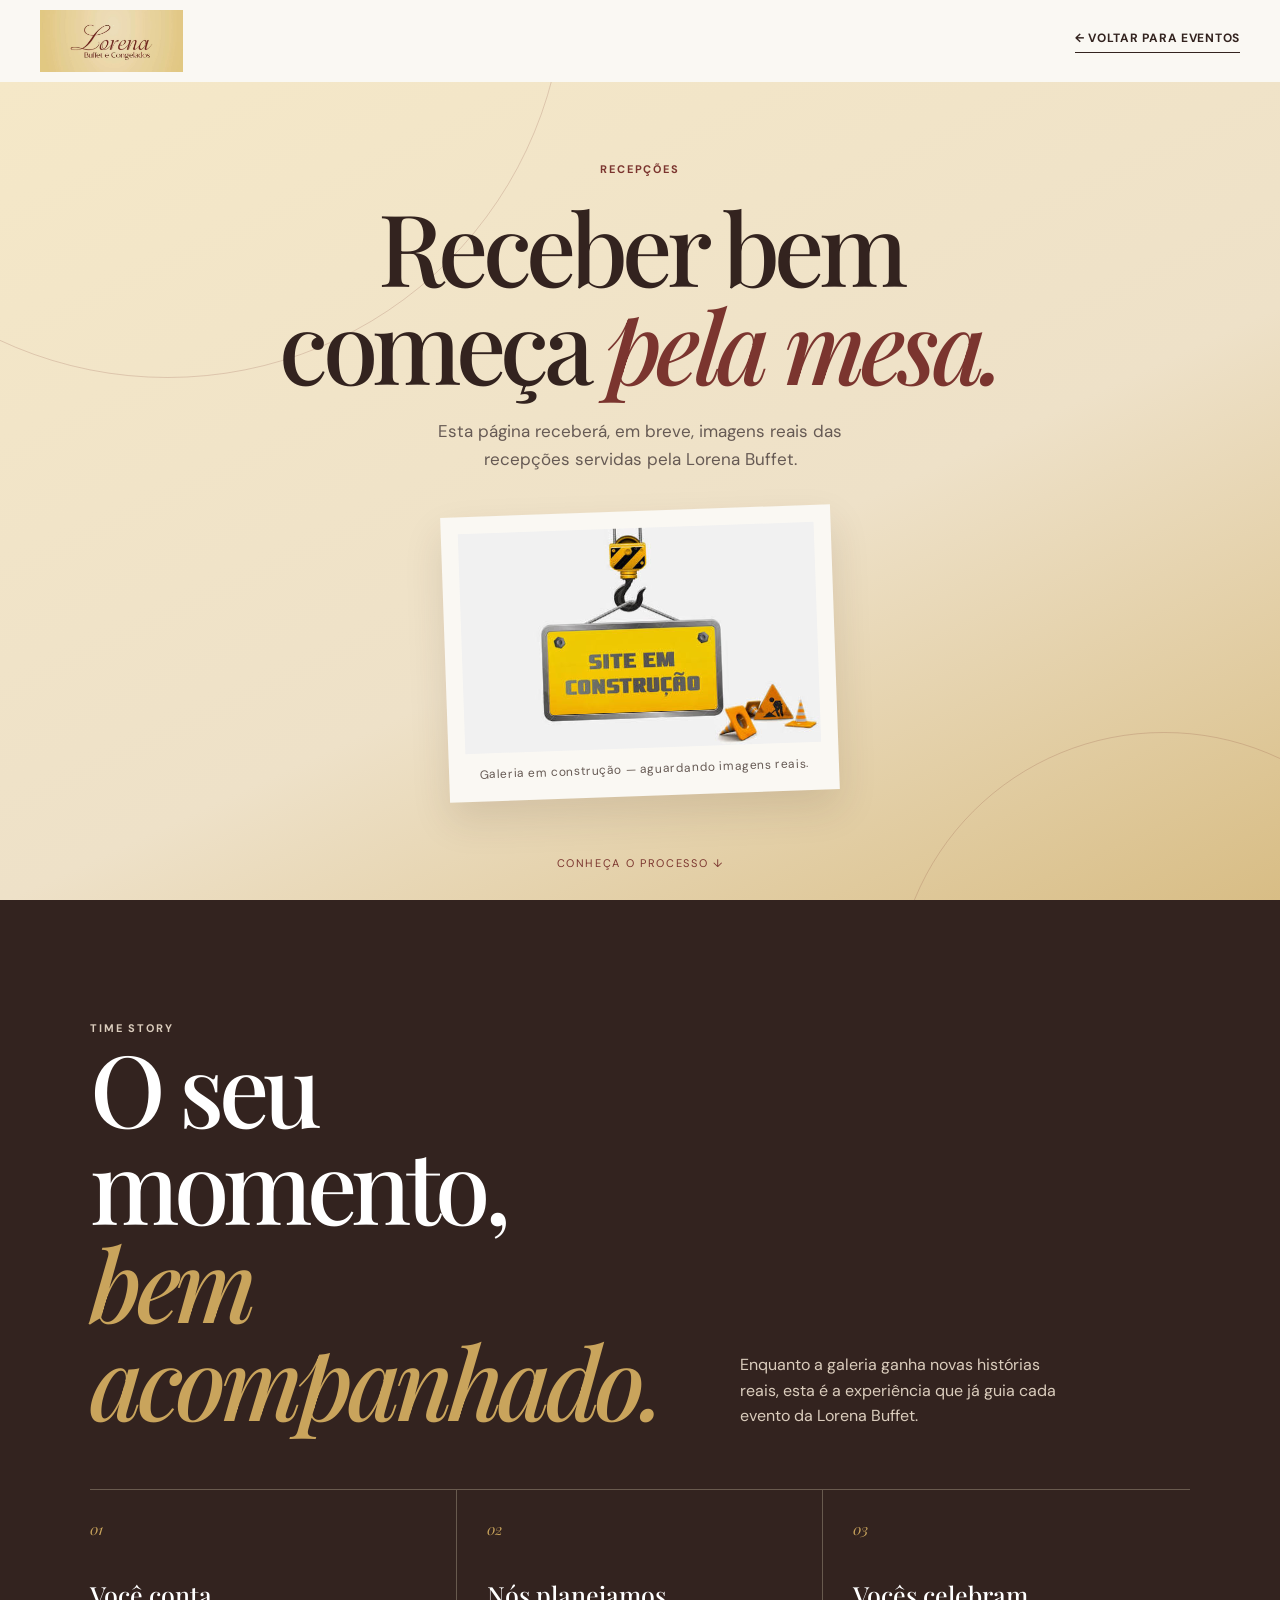
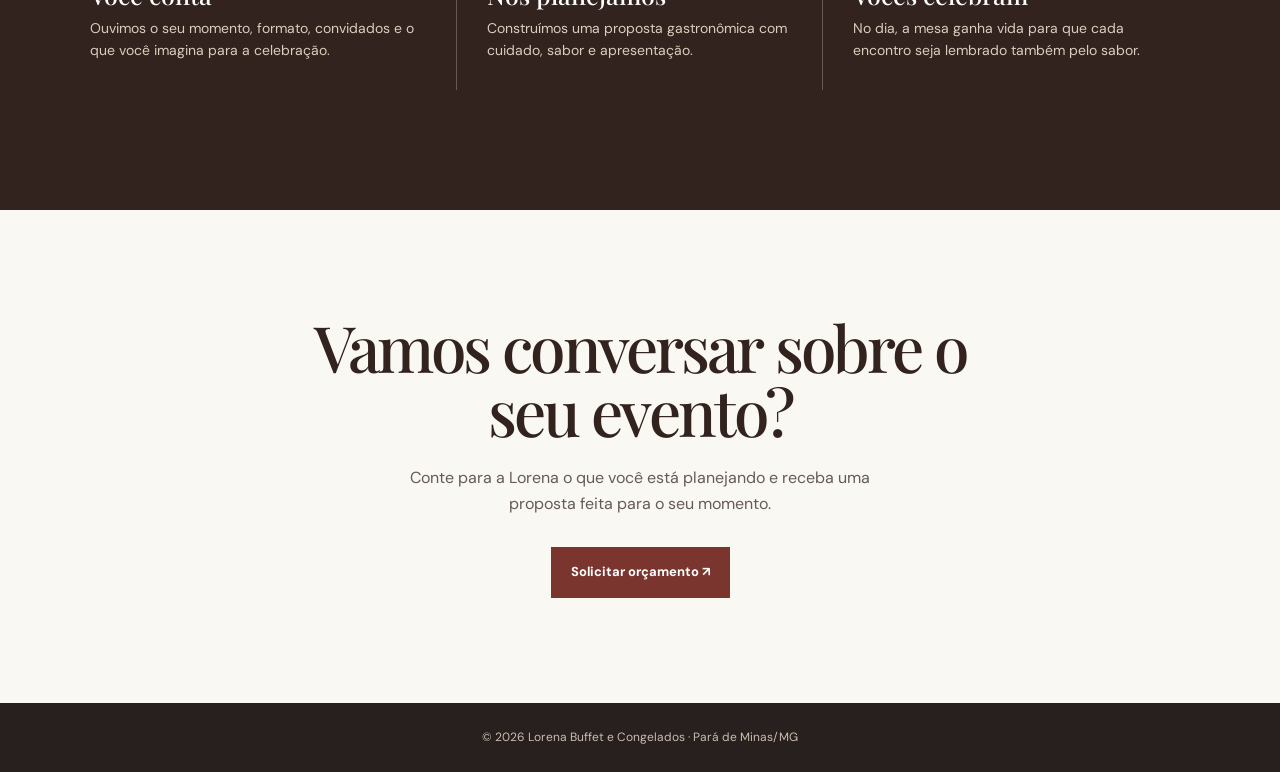
<file: recepcoes.html>
<!doctype html><html lang="pt-BR"><head><meta charset="UTF-8"/><meta name="viewport" content="width=device-width,initial-scale=1.0"/><meta name="description" content="Recepções com a Lorena Buffet."/><title>Recepções | Lorena Buffet</title><link rel="icon" type="image/jpeg" href="LogoBuffetLorena.jpg"/><link rel="preconnect" href="https://fonts.googleapis.com"/><link rel="preconnect" href="https://fonts.gstatic.com" crossorigin/><link href="https://fonts.googleapis.com/css2?family=DM+Sans:wght@400;500;700&family=Playfair+Display:ital,wght@0,500;0,600;1,500&display=swap" rel="stylesheet"/><link rel="stylesheet" href="eventos.css"/></head><body data-event="recepcoes"><header class="site-header"><a class="brand" href="index.html"><img src="LogoBuffetLorena.jpg" alt="Lorena Buffet e Congelados"/></a><a class="back-link" href="index.html#eventos">← Voltar para eventos</a></header><main><section class="event-hero"><div class="hero-inner"><p class="eyebrow" data-event-title></p><h1 data-event-line></h1><p data-event-description></p><figure class="construction-card"><img src="site-em-construcao.png" alt="Placa site em construção"/><figcaption>Galeria em construção — aguardando imagens reais.</figcaption></figure></div><a class="scroll-hint" href="#time-story">Conheça o processo ↓</a></section><section class="timeline" id="time-story"><div class="timeline-header"><div><p class="eyebrow">Time story</p><h2>O seu momento,<br/><em>bem acompanhado.</em></h2></div><p>Enquanto a galeria ganha novas histórias reais, esta é a experiência que já guia cada evento da Lorena Buffet.</p></div><div class="story-list"><article class="story"><span>01</span><h3>Você conta</h3><p>Ouvimos o seu momento, formato, convidados e o que você imagina para a celebração.</p></article><article class="story"><span>02</span><h3>Nós planejamos</h3><p>Construímos uma proposta gastronômica com cuidado, sabor e apresentação.</p></article><article class="story"><span>03</span><h3>Vocês celebram</h3><p>No dia, a mesa ganha vida para que cada encontro seja lembrado também pelo sabor.</p></article></div></section><section class="event-cta"><h2>Vamos conversar sobre o seu evento?</h2><p>Conte para a Lorena o que você está planejando e receba uma proposta feita para o seu momento.</p><a class="button" href="https://wa.me/?text=Olá%2C%20gostaria%20de%20solicitar%20um%20orçamento%20para%20meu%20evento." target="_blank" rel="noreferrer">Solicitar orçamento ↗</a></section></main><footer>© <span data-year></span> Lorena Buffet e Congelados · Pará de Minas/MG</footer><script src="eventos.js"></script><script>document.querySelector('[data-year]').textContent=new Date().getFullYear()</script></body></html>
</file>
<file: styles.css>
:root{--ink:#33231f;--text:#665a54;--cream:#f5e8c8;--paper:#faf8f3;--gold:#c9a45c;--wine:#7b352f;--line:rgba(51,35,31,.18);--serif:"Playfair Display",Georgia,serif;--sans:"DM Sans",Arial,sans-serif}*{box-sizing:border-box}html{scroll-behavior:smooth}body{margin:0;background:var(--paper);color:var(--ink);font:400 16px/1.6 var(--sans)}img{display:block;max-width:100%}a{color:inherit;text-decoration:none}.page-width{width:min(1200px,calc(100% - 48px));margin-inline:auto}.skip-link{position:fixed;z-index:20;left:10px;top:-60px;padding:10px;background:#fff}.skip-link:focus{top:10px}.site-header{height:86px;display:flex;align-items:center;justify-content:space-between;position:fixed;z-index:10;top:0;width:100%;padding:10px max(24px,calc((100vw - 1200px)/2));background:rgba(250,248,243,.92);backdrop-filter:blur(12px);border-bottom:1px solid transparent;transition:.25s}.site-header.scrolled{border-color:var(--line)}.brand{width:143px;height:62px;overflow:hidden}.brand img{width:100%;height:100%;object-fit:cover;object-position:center 50%;mix-blend-mode:multiply}.nav{display:flex;align-items:center;gap:25px;font-size:13px;color:#513f38}.nav>a:not(.nav-cta){position:relative}.nav>a:not(.nav-cta):after{content:"";position:absolute;left:0;bottom:-5px;width:0;height:1px;background:var(--wine);transition:.2s}.nav>a:hover:after{width:100%}.nav-cta{padding:10px 15px;background:var(--ink);color:#fff;border-radius:2px;margin-left:8px}.nav-cta span,.button span,.text-link span{padding-left:7px}.menu-toggle{display:none;background:none;border:0;padding:8px}.menu-toggle span{display:block;width:24px;height:1px;background:var(--ink);margin:6px}.hero{min-height:790px;position:relative;display:flex;align-items:flex-end;color:#fff;isolation:isolate}.hero-image,.hero-overlay{position:absolute;inset:0}.hero-image{z-index:-2}.hero-image img{width:100%;height:100%;object-fit:cover;object-position:center 64%}.hero-overlay{z-index:-1;background:linear-gradient(90deg,rgba(29,17,13,.72) 0%,rgba(29,17,13,.36) 47%,rgba(29,17,13,.12) 100%)}.hero-content{padding-bottom:112px}.eyebrow{margin:0 0 18px;color:var(--wine);font-size:11px;font-weight:700;letter-spacing:.17em;text-transform:uppercase}.eyebrow.light{color:var(--cream)}h1,h2,h3{font-family:var(--serif);font-weight:500;line-height:1.05;margin:0}h1{font-size:clamp(3.7rem,7vw,6.7rem);max-width:830px;letter-spacing:-.045em}h1 em,h2 em{font-weight:500}.hero-copy{font-size:18px;line-height:1.55;max-width:485px;margin:27px 0 33px;color:#fff}.hero-actions{display:flex;gap:29px;align-items:center}.button{display:inline-flex;align-items:center;justify-content:center;padding:15px 21px;border-radius:2px;font-size:13px;font-weight:700;transition:transform .2s,background .2s}.button:hover{transform:translateY(-2px)}.button-gold{color:var(--ink);background:var(--gold)}.button-dark{background:var(--ink);color:#fff}.text-link{font-weight:700;font-size:13px;padding-bottom:3px;border-bottom:1px solid var(--ink)}.light-link{border-color:#fff}.hero-credit{position:absolute;right:31px;bottom:27px;font-size:11px;letter-spacing:.11em;text-transform:uppercase;writing-mode:vertical-rl}.section{padding-top:128px;padding-bottom:128px}.intro{display:grid;grid-template-columns:1fr 5fr 3fr;gap:38px}.section-mark{font:italic 16px var(--serif);color:var(--gold);padding-top:7px}.intro h2,.section-head h2{font-size:clamp(2.55rem,4vw,4.2rem);letter-spacing:-.04em;max-width:700px}.intro-copy{padding-top:68px;color:var(--text)}.intro-copy p{margin-top:0;margin-bottom:25px}.services{background:var(--cream)}.section-head{display:flex;justify-content:space-between;gap:60px;align-items:end;margin-bottom:55px}.section-head>p{max-width:330px;color:var(--text);margin:0 0 6px}.service-list{border-top:1px solid var(--line)}.service-list article{padding:28px 0;display:grid;grid-template-columns:1fr 3fr 3fr;align-items:center;border-bottom:1px solid var(--line);transition:.25s}.service-list article:hover{padding-left:15px}.service-list span{font:italic 14px var(--serif);color:var(--wine)}.service-list h3{font-size:29px}.service-list p{margin:0;color:var(--text);font-size:14px}.food-feature{display:grid;grid-template-columns:1.1fr .9fr;padding:0;background:#e9dcc2}.food-photo{min-height:660px}.food-photo img{width:100%;height:100%;object-fit:cover}.food-copy{align-self:center;max-width:520px;padding:72px 11vw 72px 8vw}.food-copy h2,.event-copy h2,.frozen-copy h2{font-size:clamp(2.6rem,4vw,4.1rem);letter-spacing:-.045em}.food-copy>p:not(.eyebrow),.event-copy>p:not(.eyebrow),.frozen-copy>p:not(.eyebrow){color:var(--text);margin:27px 0 30px}.event-section{display:grid;grid-template-columns:.8fr 1.2fr;gap:10vw;align-items:center}.event-copy{padding-left:8vw}.event-image{height:590px;position:relative}.event-image img{height:100%;width:100%;object-fit:cover}.image-note{position:absolute;right:-1px;bottom:0;padding:16px 23px;color:#fff;background:var(--wine);font:italic 18px var(--serif)}.occasions{background:var(--ink);color:#fff}.occasion-grid{display:grid;grid-template-columns:1.45fr 1fr 1fr;gap:50px;margin-top:42px}.occasion-grid h2{font-size:clamp(2.5rem,4vw,4.3rem);letter-spacing:-.04em}.occasion-grid h2 em{color:var(--gold)}.occasion-grid ul{margin:0;padding:0;list-style:none}.occasion-grid li{padding:13px 0;border-bottom:1px solid rgba(245,232,200,.32);display:flex;justify-content:space-between;font-size:15px}.occasion-grid li span{color:var(--gold)}.frozen{display:grid;grid-template-columns:1fr 1fr;gap:11vw;align-items:center}.frozen-photo{width:85%;height:570px;margin-left:8vw}.frozen-photo img{height:100%;width:100%;object-fit:cover}.frozen-copy{max-width:450px}.contact{background:var(--wine);color:#fff;text-align:center;padding:140px 0}.contact-inner{max-width:790px}.contact h2{font-size:clamp(3.2rem,5.8vw,5.8rem);letter-spacing:-.05em}.contact h2 em{color:var(--cream)}.contact-inner>p:not(.eyebrow){max-width:500px;margin:28px auto 34px;color:#f5e8c8}.contact .button{padding:17px 24px}footer{padding:56px 0 28px;background:#28201e;color:#e7daca}footer .page-width{position:relative}.footer-grid{display:grid;grid-template-columns:1fr 1fr;gap:30px}.footer-logo{width:150px;height:67px;object-fit:cover;object-position:center;mix-blend-mode:screen;margin-bottom:14px}.footer-grid p{margin:0;color:#cbbdaf;font-size:13px}.footer-grid>div:last-of-type{justify-self:end;display:grid;gap:7px;font-size:14px}.footer-label{font-size:11px!important;letter-spacing:.16em;text-transform:uppercase;margin-bottom:7px!important}.footer-grid a:hover{color:#fff}.copyright{grid-column:1/-1;border-top:1px solid rgba(245,232,200,.18);padding-top:20px;margin-top:25px!important;font-size:11px!important}.whatsapp-float{position:fixed;z-index:9;right:22px;bottom:22px;display:grid;place-items:center;width:52px;height:52px;border-radius:50%;background:#277d57;color:#fff;box-shadow:0 8px 22px rgba(0,0,0,.23);transition:.2s}.whatsapp-float:hover{transform:scale(1.06)}.whatsapp-float svg{width:28px}a:focus-visible,button:focus-visible{outline:2px solid var(--gold);outline-offset:4px}
@media(max-width:760px){.page-width{width:min(100% - 38px,600px)}.site-header{height:69px;padding:5px 19px}.brand{width:117px;height:56px}.menu-toggle{display:block}.nav{display:none;position:absolute;top:68px;left:0;width:100%;padding:22px 20px 25px;background:var(--paper);border-bottom:1px solid var(--line);align-items:flex-start;gap:17px;flex-direction:column}.nav.open{display:flex}.nav-cta{margin:3px 0 0}.hero{min-height:720px}.hero-image img{object-position:57% center}.hero-overlay{background:linear-gradient(0deg,rgba(28,17,12,.82) 0%,rgba(28,17,12,.42) 72%,rgba(28,17,12,.16) 100%)}.hero-content{padding-bottom:88px}.hero-copy{font-size:16px;margin:22px 0 28px}.hero-actions{gap:20px;align-items:flex-start;flex-direction:column}.hero-credit{display:none}.section{padding-block:76px}.intro{grid-template-columns:34px 1fr;gap:15px}.intro-main{grid-column:2}.intro-copy{grid-column:2;padding-top:3px}.section-head{align-items:start;flex-direction:column;gap:21px;margin-bottom:37px}.section-head>p{max-width:520px}.service-list article{grid-template-columns:30px 1fr;gap:12px;padding:22px 0}.service-list article p{grid-column:2}.food-feature{grid-template-columns:1fr}.food-photo{min-height:450px}.food-copy{padding:58px 22px 65px}.event-section{grid-template-columns:1fr;gap:38px}.event-copy{padding-left:0}.event-image{height:420px}.occasion-grid{grid-template-columns:1fr;gap:0;margin-top:30px}.occasion-grid h2{margin-bottom:30px}.frozen{grid-template-columns:1fr;gap:43px}.frozen-photo{height:450px;width:calc(100% - 35px);margin:0}.frozen-copy{padding-left:20px}.contact{padding:88px 0}.footer-grid{grid-template-columns:1fr}.footer-grid>div:last-of-type{justify-self:start;margin-top:17px}.copyright{margin-top:12px!important}.whatsapp-float{right:16px;bottom:16px}.button{min-height:51px}.contact .button{width:100%;padding-inline:15px} }

/* WhatsApp integrado à paleta editorial da marca */
.whatsapp-float{right:25px;bottom:24px;width:auto;height:50px;padding:4px 5px 4px 17px;display:flex;align-items:center;gap:13px;border-radius:0;background:var(--ink);border:1px solid rgba(201,164,92,.62);color:var(--cream);box-shadow:0 9px 25px rgba(36,22,18,.2);transition:transform .2s,background .2s}.whatsapp-float:hover{transform:translateY(-3px) scale(1);background:var(--wine)}.whatsapp-label{font-size:11px;font-weight:700;letter-spacing:.06em;text-transform:uppercase;white-space:nowrap}.whatsapp-icon{width:40px;height:40px;border-radius:50%;display:grid;place-items:center;background:var(--gold);color:var(--ink);border:1px solid rgba(51,35,31,.15)}.whatsapp-float svg{width:25px;height:25px}@media(max-width:760px){.whatsapp-float{right:16px;bottom:16px;height:46px;padding-left:13px;gap:10px}.whatsapp-label{font-size:10px}.whatsapp-icon{width:36px;height:36px}.whatsapp-float svg{width:22px;height:22px}}

/* Animação editorial de rolagem: discreta e respeita preferência de movimento reduzido. */
.scroll-progress{position:fixed;z-index:30;inset:0 0 auto;height:3px;background:transparent}.scroll-progress span{display:block;height:100%;width:100%;background:var(--gold);transform:scaleX(var(--scroll-progress,0));transform-origin:left}.reveal-section{opacity:0;transform:translateY(34px);transition:opacity .75s ease,transform .75s cubic-bezier(.16,1,.3,1)}.reveal-section.is-visible{opacity:1;transform:none}.reveal-section .food-photo,.reveal-section .event-image,.reveal-section .frozen-photo{overflow:hidden}.reveal-section .food-photo img,.reveal-section .event-image img,.reveal-section .frozen-photo img{transform:scale(1.08) translateY(18px);transition:transform 1.15s cubic-bezier(.16,1,.3,1)}.reveal-section.is-visible .food-photo img,.reveal-section.is-visible .event-image img,.reveal-section.is-visible .frozen-photo img{transform:scale(1) translateY(0)}.hero-image img{transform:translateY(var(--hero-parallax,0px)) scale(1.04);will-change:transform}@media(prefers-reduced-motion:reduce){html{scroll-behavior:auto}.reveal-section,.reveal-section .food-photo img,.reveal-section .event-image img,.reveal-section .frozen-photo img{opacity:1;transform:none;transition:none}.hero-image img{transform:none}.scroll-progress{display:none}}
</file>
<file: eventos.css>
:root{--ink:#33231f;--paper:#faf8f3;--cream:#f5e8c8;--gold:#c9a45c;--wine:#7b352f;--text:#665a54;--serif:"Playfair Display",Georgia,serif;--sans:"DM Sans",Arial,sans-serif}*{box-sizing:border-box}html{scroll-behavior:smooth}body{margin:0;background:var(--paper);color:var(--ink);font:400 16px/1.6 var(--sans)}a{color:inherit;text-decoration:none}.site-header{height:82px;display:flex;align-items:center;justify-content:space-between;width:min(1200px,calc(100% - 48px));margin:auto}.brand{display:block;width:143px;height:62px;overflow:hidden}.brand img{height:100%;width:100%;object-fit:cover;object-position:center;mix-blend-mode:multiply}.back-link{font-size:12px;font-weight:700;letter-spacing:.06em;text-transform:uppercase;border-bottom:1px solid var(--ink);padding-bottom:3px}.event-hero{min-height:calc(100vh - 82px);display:grid;place-items:center;padding:70px 24px 95px;position:relative;overflow:hidden;text-align:center;background:linear-gradient(155deg,var(--cream) 0%,#eee1c8 58%,#d8bd85 100%)}.event-hero:before,.event-hero:after{content:"";position:absolute;border:1px solid rgba(123,53,47,.18);border-radius:50%}.event-hero:before{width:62vw;height:62vw;top:-39vw;left:-18vw}.event-hero:after{width:42vw;height:42vw;bottom:-29vw;right:-12vw}.hero-inner{position:relative;z-index:1;max-width:760px}.eyebrow{margin:0 0 18px;color:var(--wine);font-size:11px;font-weight:700;letter-spacing:.17em;text-transform:uppercase}.event-hero h1,.timeline h2{font:500 clamp(3.4rem,7.8vw,7rem)/.98 var(--serif);letter-spacing:-.055em;margin:0}.event-hero h1 em{color:var(--wine)}.event-hero p:not(.eyebrow){max-width:470px;margin:26px auto 34px;color:var(--text);font-size:17px}.construction-card{margin:38px auto 0;max-width:390px;padding:17px;background:var(--paper);box-shadow:0 18px 38px rgba(71,47,31,.13);transform:rotate(-2deg)}.construction-card img{display:block;width:100%;aspect-ratio:1.62;object-fit:cover}.construction-card figcaption{padding-top:12px;font-size:12px;letter-spacing:.05em;color:var(--text)}.scroll-hint{position:absolute;bottom:27px;left:50%;transform:translateX(-50%);font-size:11px;text-transform:uppercase;letter-spacing:.15em;color:var(--wine)}.timeline{padding:120px max(24px,calc((100vw - 1100px)/2));background:var(--ink);color:#fff}.timeline-header{display:grid;grid-template-columns:1fr 1fr;gap:80px;align-items:end;margin-bottom:60px}.timeline h2 em{color:var(--gold)}.timeline-header p{margin:0;max-width:340px;color:#dbcdbd}.story-list{display:grid;grid-template-columns:repeat(3,1fr);border-top:1px solid rgba(245,232,200,.28)}.story{padding:27px 30px 25px 0;border-right:1px solid rgba(245,232,200,.28);min-height:200px}.story+.story{padding-left:30px}.story:last-child{border-right:0}.story span{font:italic 15px var(--serif);color:var(--gold)}.story h3{margin:38px 0 9px;font:500 25px/1.1 var(--serif)}.story p{margin:0;color:#dbcdbd;font-size:14px}.event-cta{padding:105px 24px;text-align:center}.event-cta h2{max-width:700px;margin:auto;font:500 clamp(2.7rem,5vw,5rem)/1 var(--serif);letter-spacing:-.045em}.event-cta p{max-width:510px;margin:22px auto 31px;color:var(--text)}.button{display:inline-flex;align-items:center;gap:8px;padding:15px 20px;background:var(--wine);color:#fff;font-weight:700;font-size:13px;transition:transform .2s,background .2s}.button:hover{transform:translateY(-2px);background:var(--ink)}footer{padding:25px;text-align:center;background:#28201e;color:#cbbdaf;font-size:12px}@media(max-width:700px){.site-header{height:70px;width:calc(100% - 38px)}.brand{width:118px;height:56px}.event-hero{min-height:calc(100vh - 70px);padding:50px 19px 75px}.event-hero h1{font-size:clamp(3.3rem,16vw,5rem)}.event-hero p:not(.eyebrow){font-size:15px}.construction-card{max-width:330px;margin-top:31px}.timeline{padding:80px 19px}.timeline-header{grid-template-columns:1fr;gap:25px;margin-bottom:42px}.story-list{grid-template-columns:1fr}.story,.story+.story{padding:23px 0;border-right:0;border-bottom:1px solid rgba(245,232,200,.28);min-height:0}.story h3{margin:18px 0 7px}.event-cta{padding:82px 19px}}
</file>
